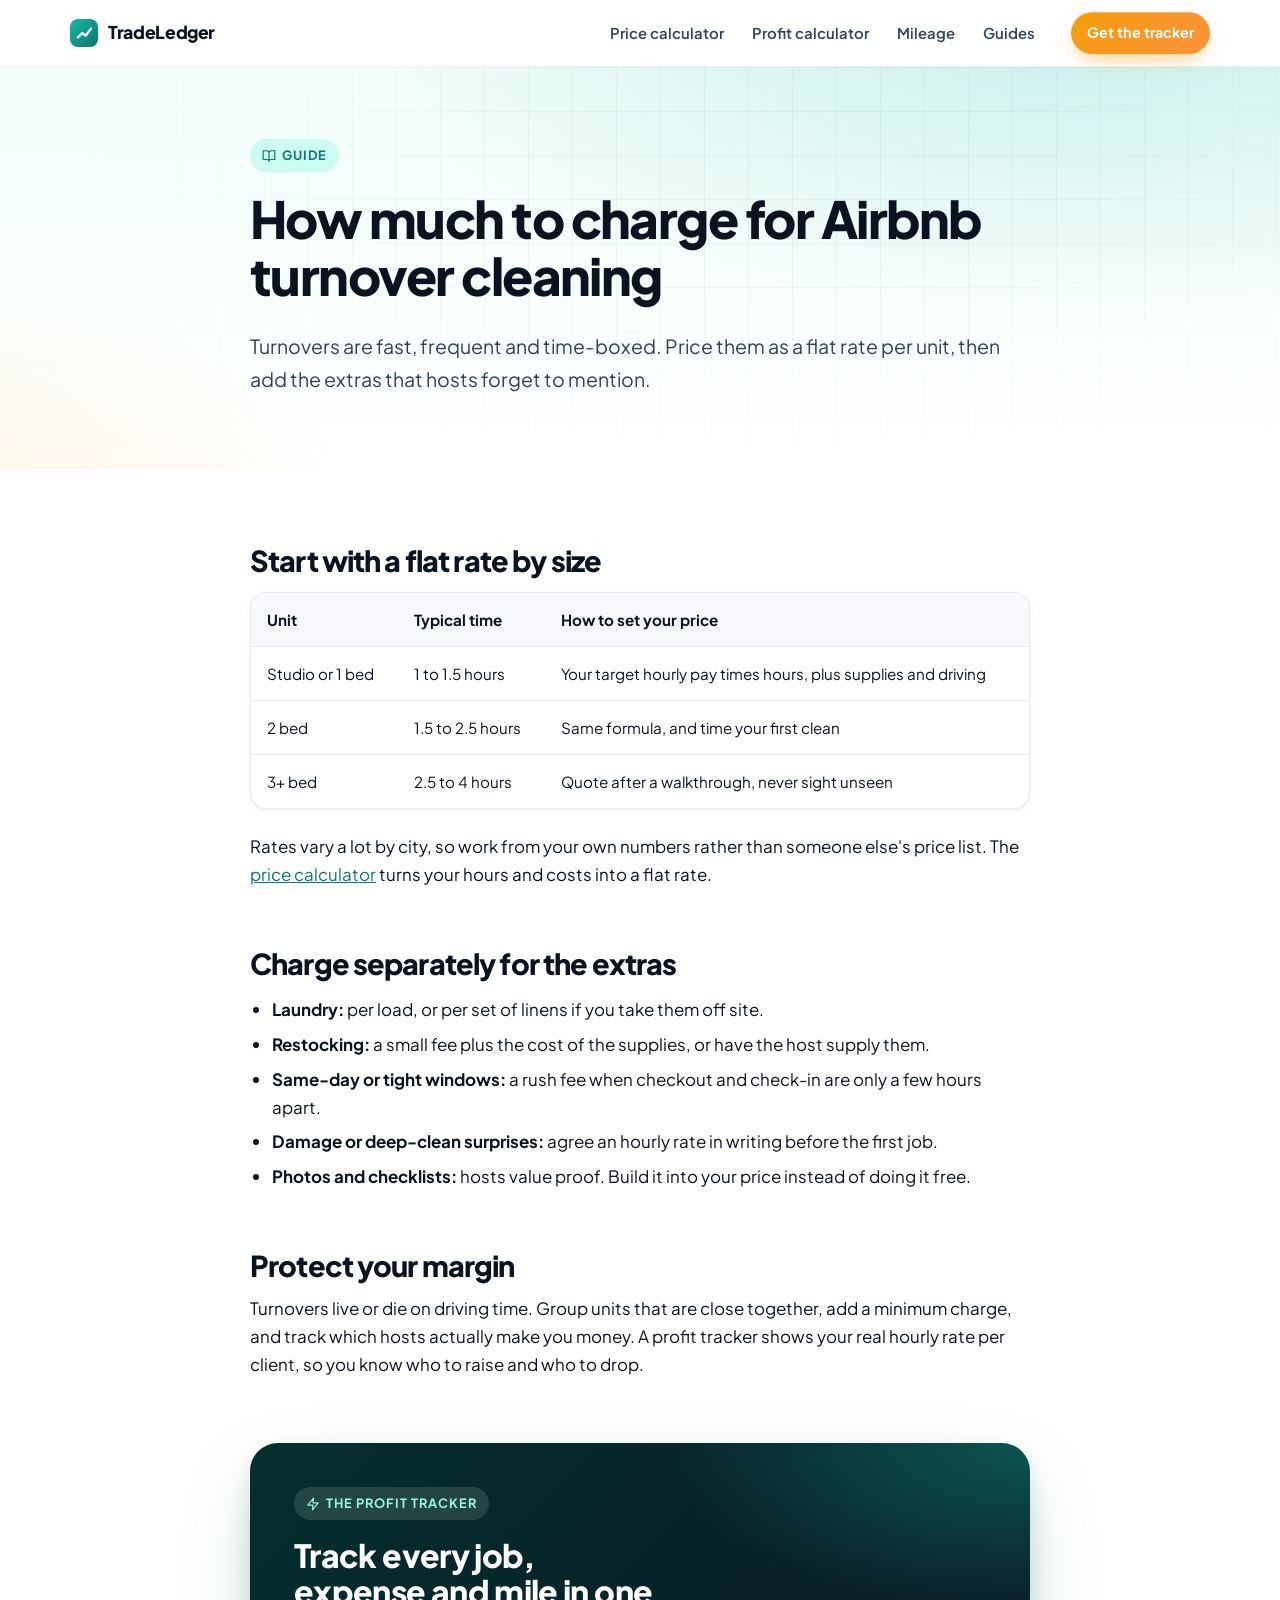
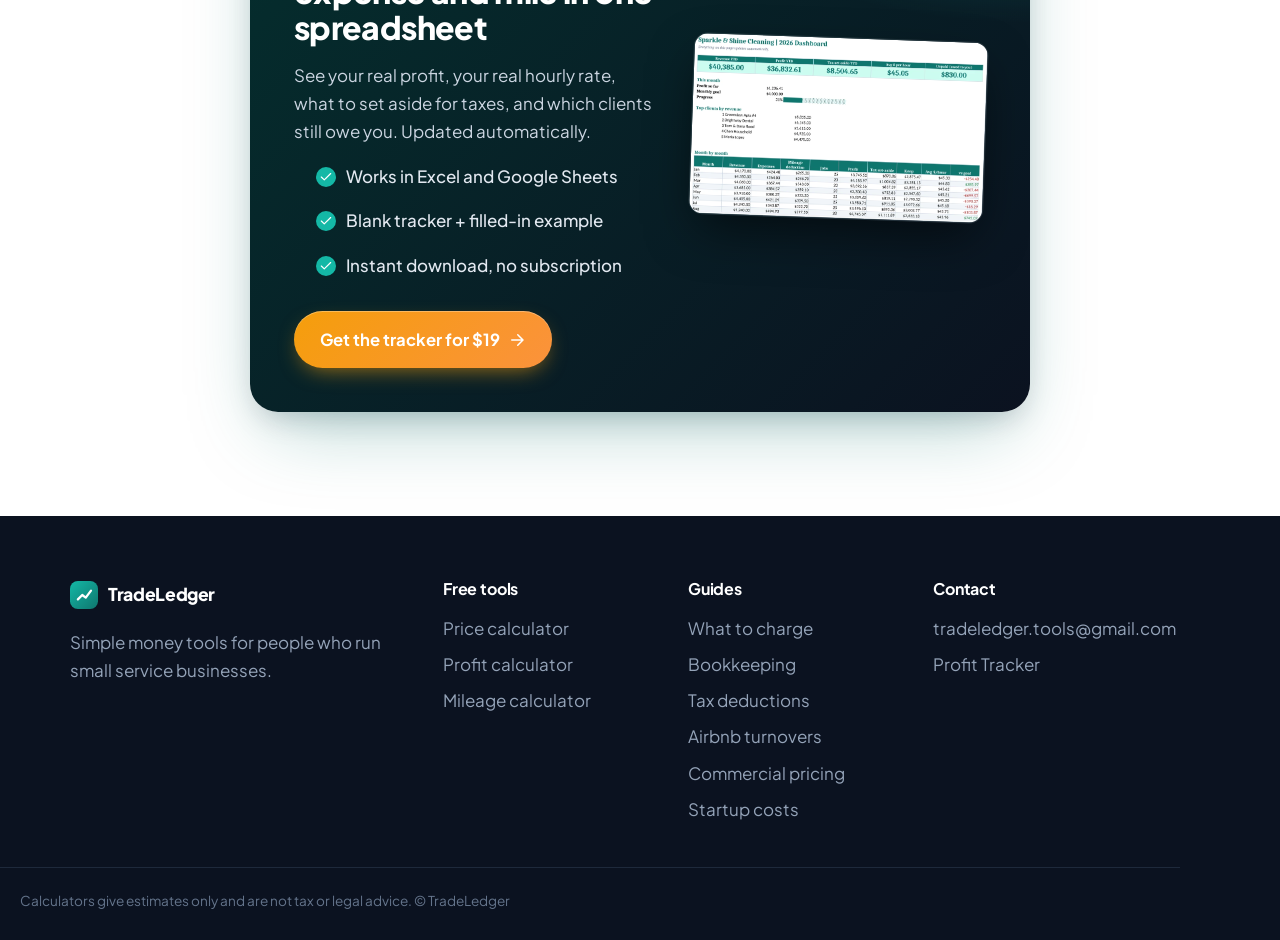
<file: guides/airbnb-turnover-cleaning-rates.html>
<!doctype html>
<html lang="en"><head><meta charset="utf-8"><meta name="viewport" content="width=device-width,initial-scale=1">
<title>How Much to Charge for Airbnb Turnover Cleaning | TradeLedger</title><meta name="description" content="How to price Airbnb and short-term rental turnover cleans: flat rates by bedroom, laundry, restocking, same-day fees and how to protect your margin.">
<link rel="canonical" href="https://loomenz.github.io/tradeledger/guides/airbnb-turnover-cleaning-rates.html">
<meta property="og:title" content="How Much to Charge for Airbnb Turnover Cleaning | TradeLedger"><meta property="og:description" content="How to price Airbnb and short-term rental turnover cleans: flat rates by bedroom, laundry, restocking, same-day fees and how to protect your margin.">
<meta property="og:image" content="https://loomenz.github.io/tradeledger/cover.png"><meta name="theme-color" content="#0f766e">
<link rel="preconnect" href="https://fonts.googleapis.com"><link rel="preconnect" href="https://fonts.gstatic.com" crossorigin>
<link href="https://fonts.googleapis.com/css2?family=Plus+Jakarta+Sans:wght@400;500;600;700;800&display=swap" rel="stylesheet">
<link rel="stylesheet" href="../style.css"></head><body>
<header class="nav"><div class="wrap navin"><a class="brand" href="../index.html"><svg width="28" height="28" viewBox="0 0 32 32" aria-hidden="true"><defs><linearGradient id="lg" x1="0" y1="0" x2="1" y2="1"><stop offset="0" stop-color="#14b8a6"/><stop offset="1" stop-color="#0f766e"/></linearGradient></defs><rect width="32" height="32" rx="9" fill="url(#lg)"/><path d="M9 21l5-5 4 3 6-8" fill="none" stroke="#fff" stroke-width="2.6" stroke-linecap="round" stroke-linejoin="round"/></svg><span>TradeLedger</span></a>
<nav id="menu"><a href="../tools/cleaning-price-calculator.html">Price calculator</a>
<a href="../tools/cleaning-profit-calculator.html">Profit calculator</a>
<a href="../tools/mileage-deduction-calculator.html">Mileage</a>
<a href="../guides/how-much-to-charge-for-house-cleaning.html">Guides</a></nav>
<a class="btn sm" href="https://ledgercraft002.gumroad.com/l/vpeufb">Get the tracker</a></div></header>
<main><section class="phero"><div class="glow"></div><div class="wrap narrow">
<span class="eyebrow"><svg width="14" height="14" viewBox="0 0 24 24" fill="none" stroke="currentColor" stroke-width="2" stroke-linecap="round" stroke-linejoin="round" aria-hidden="true"><path d="M2 3h6a4 4 0 0 1 4 4v14a3 3 0 0 0-3-3H2zM22 3h-6a4 4 0 0 0-4 4v14a3 3 0 0 1 3-3h7z"/></svg> Guide</span><h1>How much to charge for Airbnb turnover cleaning</h1><p class="lead">Turnovers are fast, frequent and time-boxed. Price them as a flat rate per unit, then add the extras that hosts forget to mention.</p></div></section><div class="wrap narrow article">
<h2>Start with a flat rate by size</h2>
<table class="data"><tr><th>Unit</th><th>Typical time</th><th>How to set your price</th></tr>
<tr><td>Studio or 1 bed</td><td>1 to 1.5 hours</td><td>Your target hourly pay times hours, plus supplies and driving</td></tr>
<tr><td>2 bed</td><td>1.5 to 2.5 hours</td><td>Same formula, and time your first clean</td></tr>
<tr><td>3+ bed</td><td>2.5 to 4 hours</td><td>Quote after a walkthrough, never sight unseen</td></tr></table>
<p>Rates vary a lot by city, so work from your own numbers rather than someone else's price list. The <a href="../tools/cleaning-price-calculator.html">price calculator</a> turns your hours and costs into a flat rate.</p>
<h2>Charge separately for the extras</h2>
<ul><li><strong>Laundry:</strong> per load, or per set of linens if you take them off site.</li>
<li><strong>Restocking:</strong> a small fee plus the cost of the supplies, or have the host supply them.</li>
<li><strong>Same-day or tight windows:</strong> a rush fee when checkout and check-in are only a few hours apart.</li>
<li><strong>Damage or deep-clean surprises:</strong> agree an hourly rate in writing before the first job.</li>
<li><strong>Photos and checklists:</strong> hosts value proof. Build it into your price instead of doing it free.</li></ul>
<h2>Protect your margin</h2>
<p>Turnovers live or die on driving time. Group units that are close together, add a minimum charge, and track which hosts actually make you money. A profit tracker shows your real hourly rate per client, so you know who to raise and who to drop.</p>
<section class="cta reveal"><div class="ctatext"><span class="eyebrow light"><svg width="14" height="14" viewBox="0 0 24 24" fill="none" stroke="currentColor" stroke-width="2" stroke-linecap="round" stroke-linejoin="round" aria-hidden="true"><path d="M13 2L3 14h9l-1 8 10-12h-9z"/></svg> The Profit Tracker</span>
<h3>Track every job, expense and mile in one spreadsheet</h3>
<p>See your real profit, your real hourly rate, what to set aside for taxes, and which clients still owe you. Updated automatically.</p>
<ul class="checks"><li><svg width="16" height="16" viewBox="0 0 24 24" fill="none" stroke="currentColor" stroke-width="2" stroke-linecap="round" stroke-linejoin="round" aria-hidden="true"><path d="M20 6L9 17l-5-5"/></svg>Works in Excel and Google Sheets</li><li><svg width="16" height="16" viewBox="0 0 24 24" fill="none" stroke="currentColor" stroke-width="2" stroke-linecap="round" stroke-linejoin="round" aria-hidden="true"><path d="M20 6L9 17l-5-5"/></svg>Blank tracker + filled-in example</li><li><svg width="16" height="16" viewBox="0 0 24 24" fill="none" stroke="currentColor" stroke-width="2" stroke-linecap="round" stroke-linejoin="round" aria-hidden="true"><path d="M20 6L9 17l-5-5"/></svg>Instant download, no subscription</li></ul>
<a class="btn big" href="https://ledgercraft002.gumroad.com/l/vpeufb">Get the tracker for $19 <svg width="18" height="18" viewBox="0 0 24 24" fill="none" stroke="currentColor" stroke-width="2" stroke-linecap="round" stroke-linejoin="round" aria-hidden="true"><path d="M5 12h14M13 5l7 7-7 7"/></svg></a></div>
<div class="ctaimg"><img src="../img/dashboard.webp" width="901" height="554" loading="lazy" alt="Profit Tracker dashboard"></div></section></div></main>
<footer><div class="wrap foot"><div><a class="brand" href="../index.html"><svg width="28" height="28" viewBox="0 0 32 32" aria-hidden="true"><defs><linearGradient id="lg" x1="0" y1="0" x2="1" y2="1"><stop offset="0" stop-color="#14b8a6"/><stop offset="1" stop-color="#0f766e"/></linearGradient></defs><rect width="32" height="32" rx="9" fill="url(#lg)"/><path d="M9 21l5-5 4 3 6-8" fill="none" stroke="#fff" stroke-width="2.6" stroke-linecap="round" stroke-linejoin="round"/></svg><span>TradeLedger</span></a>
<p>Simple money tools for people who run small service businesses.</p></div>
<div><h4>Free tools</h4><a href="../tools/cleaning-price-calculator.html">Price calculator</a><a href="../tools/cleaning-profit-calculator.html">Profit calculator</a><a href="../tools/mileage-deduction-calculator.html">Mileage calculator</a></div>
<div><h4>Guides</h4><a href="../guides/how-much-to-charge-for-house-cleaning.html">What to charge</a><a href="../guides/cleaning-business-bookkeeping.html">Bookkeeping</a><a href="../guides/cleaning-business-tax-deductions.html">Tax deductions</a><a href="../guides/airbnb-turnover-cleaning-rates.html">Airbnb turnovers</a><a href="../guides/commercial-cleaning-price-per-square-foot.html">Commercial pricing</a><a href="../guides/cleaning-business-startup-costs.html">Startup costs</a></div>
<div><h4>Contact</h4><a href="mailto:tradeledger.tools@gmail.com">tradeledger.tools@gmail.com</a><a href="https://ledgercraft002.gumroad.com/l/vpeufb">Profit Tracker</a></div></div>
<div class="wrap fine">Calculators give estimates only and are not tax or legal advice. © TradeLedger</div></footer>
<script src="../site.js" defer></script>
</body></html>
</file>
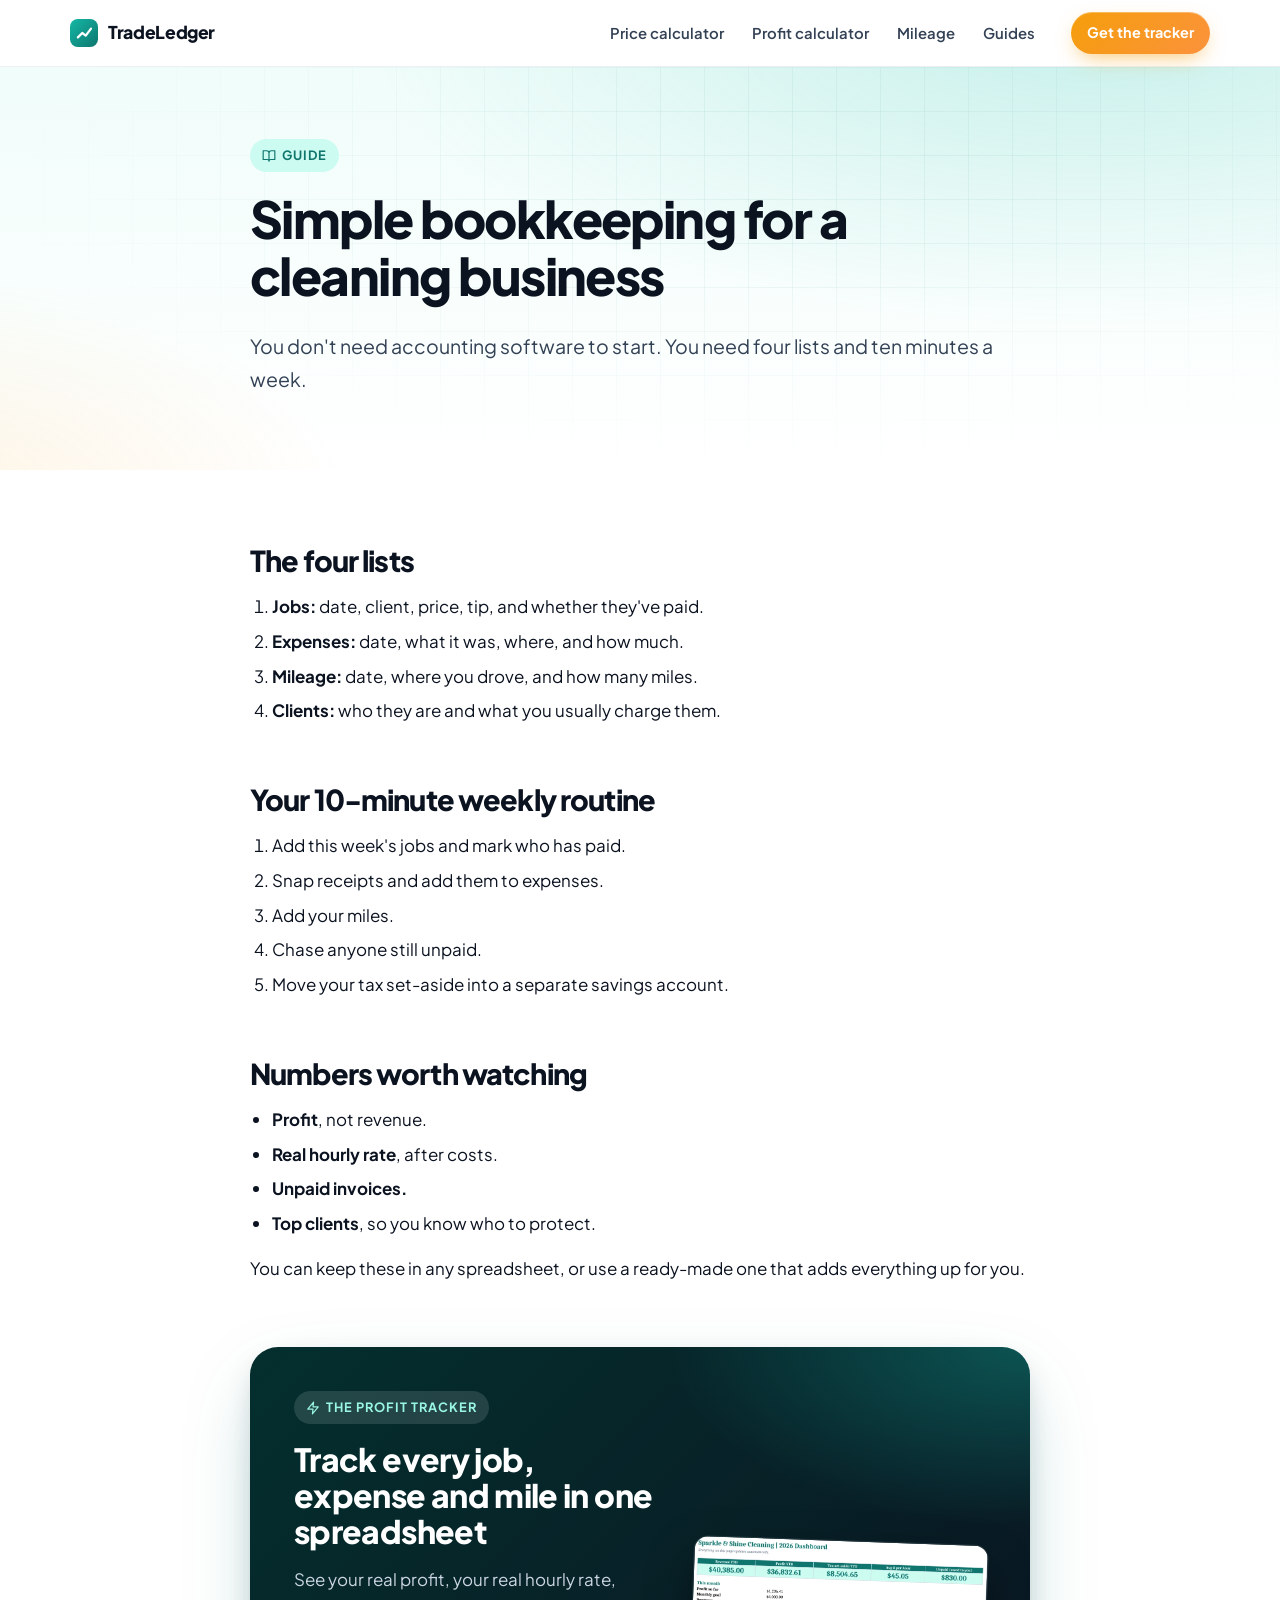
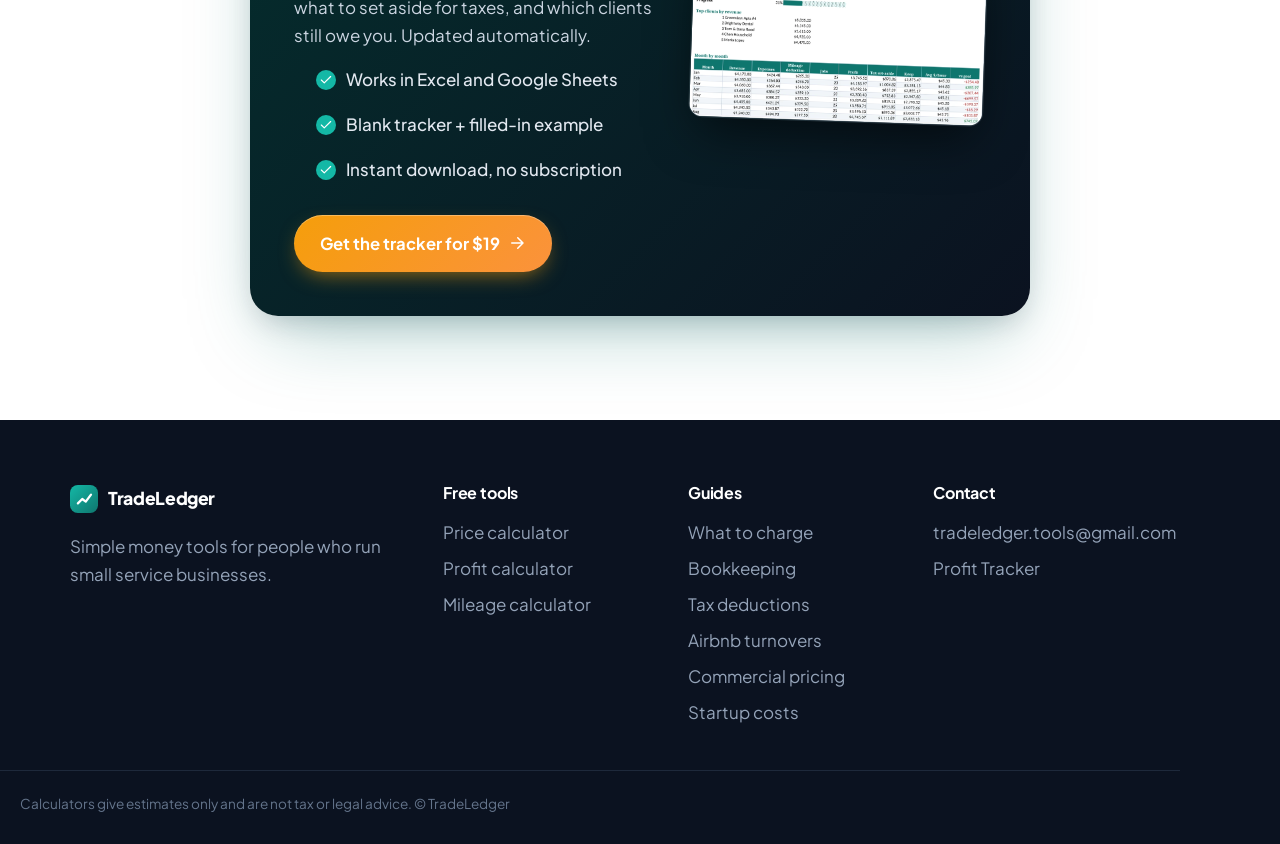
<file: guides/cleaning-business-bookkeeping.html>
<!doctype html>
<html lang="en"><head><meta charset="utf-8"><meta name="viewport" content="width=device-width,initial-scale=1">
<title>Simple Bookkeeping for a Cleaning Business | TradeLedger</title><meta name="description" content="A no-jargon way to track income, expenses and mileage for a house cleaning business in 10 minutes a week.">
<link rel="canonical" href="https://loomenz.github.io/tradeledger/guides/cleaning-business-bookkeeping.html">
<meta property="og:title" content="Simple Bookkeeping for a Cleaning Business | TradeLedger"><meta property="og:description" content="A no-jargon way to track income, expenses and mileage for a house cleaning business in 10 minutes a week.">
<meta property="og:image" content="https://loomenz.github.io/tradeledger/cover.png"><meta name="theme-color" content="#0f766e">
<link rel="preconnect" href="https://fonts.googleapis.com"><link rel="preconnect" href="https://fonts.gstatic.com" crossorigin>
<link href="https://fonts.googleapis.com/css2?family=Plus+Jakarta+Sans:wght@400;500;600;700;800&display=swap" rel="stylesheet">
<link rel="stylesheet" href="../style.css"></head><body>
<header class="nav"><div class="wrap navin"><a class="brand" href="../index.html"><svg width="28" height="28" viewBox="0 0 32 32" aria-hidden="true"><defs><linearGradient id="lg" x1="0" y1="0" x2="1" y2="1"><stop offset="0" stop-color="#14b8a6"/><stop offset="1" stop-color="#0f766e"/></linearGradient></defs><rect width="32" height="32" rx="9" fill="url(#lg)"/><path d="M9 21l5-5 4 3 6-8" fill="none" stroke="#fff" stroke-width="2.6" stroke-linecap="round" stroke-linejoin="round"/></svg><span>TradeLedger</span></a>
<nav id="menu"><a href="../tools/cleaning-price-calculator.html">Price calculator</a>
<a href="../tools/cleaning-profit-calculator.html">Profit calculator</a>
<a href="../tools/mileage-deduction-calculator.html">Mileage</a>
<a href="../guides/how-much-to-charge-for-house-cleaning.html">Guides</a></nav>
<a class="btn sm" href="https://ledgercraft002.gumroad.com/l/vpeufb">Get the tracker</a></div></header>
<main><section class="phero"><div class="glow"></div><div class="wrap narrow">
<span class="eyebrow"><svg width="14" height="14" viewBox="0 0 24 24" fill="none" stroke="currentColor" stroke-width="2" stroke-linecap="round" stroke-linejoin="round" aria-hidden="true"><path d="M2 3h6a4 4 0 0 1 4 4v14a3 3 0 0 0-3-3H2zM22 3h-6a4 4 0 0 0-4 4v14a3 3 0 0 1 3-3h7z"/></svg> Guide</span><h1>Simple bookkeeping for a cleaning business</h1><p class="lead">You don't need accounting software to start. You need four lists and ten minutes a week.</p></div></section><div class="wrap narrow article">
<h2>The four lists</h2>
<ol><li><strong>Jobs:</strong> date, client, price, tip, and whether they've paid.</li><li><strong>Expenses:</strong> date, what it was, where, and how much.</li>
<li><strong>Mileage:</strong> date, where you drove, and how many miles.</li><li><strong>Clients:</strong> who they are and what you usually charge them.</li></ol>
<h2>Your 10-minute weekly routine</h2>
<ol><li>Add this week's jobs and mark who has paid.</li><li>Snap receipts and add them to expenses.</li><li>Add your miles.</li><li>Chase anyone still unpaid.</li><li>Move your tax set-aside into a separate savings account.</li></ol>
<h2>Numbers worth watching</h2>
<ul><li><strong>Profit</strong>, not revenue.</li><li><strong>Real hourly rate</strong>, after costs.</li><li><strong>Unpaid invoices.</strong></li><li><strong>Top clients</strong>, so you know who to protect.</li></ul>
<p>You can keep these in any spreadsheet, or use a ready-made one that adds everything up for you.</p>
<section class="cta reveal"><div class="ctatext"><span class="eyebrow light"><svg width="14" height="14" viewBox="0 0 24 24" fill="none" stroke="currentColor" stroke-width="2" stroke-linecap="round" stroke-linejoin="round" aria-hidden="true"><path d="M13 2L3 14h9l-1 8 10-12h-9z"/></svg> The Profit Tracker</span>
<h3>Track every job, expense and mile in one spreadsheet</h3>
<p>See your real profit, your real hourly rate, what to set aside for taxes, and which clients still owe you. Updated automatically.</p>
<ul class="checks"><li><svg width="16" height="16" viewBox="0 0 24 24" fill="none" stroke="currentColor" stroke-width="2" stroke-linecap="round" stroke-linejoin="round" aria-hidden="true"><path d="M20 6L9 17l-5-5"/></svg>Works in Excel and Google Sheets</li><li><svg width="16" height="16" viewBox="0 0 24 24" fill="none" stroke="currentColor" stroke-width="2" stroke-linecap="round" stroke-linejoin="round" aria-hidden="true"><path d="M20 6L9 17l-5-5"/></svg>Blank tracker + filled-in example</li><li><svg width="16" height="16" viewBox="0 0 24 24" fill="none" stroke="currentColor" stroke-width="2" stroke-linecap="round" stroke-linejoin="round" aria-hidden="true"><path d="M20 6L9 17l-5-5"/></svg>Instant download, no subscription</li></ul>
<a class="btn big" href="https://ledgercraft002.gumroad.com/l/vpeufb">Get the tracker for $19 <svg width="18" height="18" viewBox="0 0 24 24" fill="none" stroke="currentColor" stroke-width="2" stroke-linecap="round" stroke-linejoin="round" aria-hidden="true"><path d="M5 12h14M13 5l7 7-7 7"/></svg></a></div>
<div class="ctaimg"><img src="../img/dashboard.webp" width="901" height="554" loading="lazy" alt="Profit Tracker dashboard"></div></section></div></main>
<footer><div class="wrap foot"><div><a class="brand" href="../index.html"><svg width="28" height="28" viewBox="0 0 32 32" aria-hidden="true"><defs><linearGradient id="lg" x1="0" y1="0" x2="1" y2="1"><stop offset="0" stop-color="#14b8a6"/><stop offset="1" stop-color="#0f766e"/></linearGradient></defs><rect width="32" height="32" rx="9" fill="url(#lg)"/><path d="M9 21l5-5 4 3 6-8" fill="none" stroke="#fff" stroke-width="2.6" stroke-linecap="round" stroke-linejoin="round"/></svg><span>TradeLedger</span></a>
<p>Simple money tools for people who run small service businesses.</p></div>
<div><h4>Free tools</h4><a href="../tools/cleaning-price-calculator.html">Price calculator</a><a href="../tools/cleaning-profit-calculator.html">Profit calculator</a><a href="../tools/mileage-deduction-calculator.html">Mileage calculator</a></div>
<div><h4>Guides</h4><a href="../guides/how-much-to-charge-for-house-cleaning.html">What to charge</a><a href="../guides/cleaning-business-bookkeeping.html">Bookkeeping</a><a href="../guides/cleaning-business-tax-deductions.html">Tax deductions</a><a href="../guides/airbnb-turnover-cleaning-rates.html">Airbnb turnovers</a><a href="../guides/commercial-cleaning-price-per-square-foot.html">Commercial pricing</a><a href="../guides/cleaning-business-startup-costs.html">Startup costs</a></div>
<div><h4>Contact</h4><a href="mailto:tradeledger.tools@gmail.com">tradeledger.tools@gmail.com</a><a href="https://ledgercraft002.gumroad.com/l/vpeufb">Profit Tracker</a></div></div>
<div class="wrap fine">Calculators give estimates only and are not tax or legal advice. © TradeLedger</div></footer>
<script src="../site.js" defer></script>
</body></html>
</file>
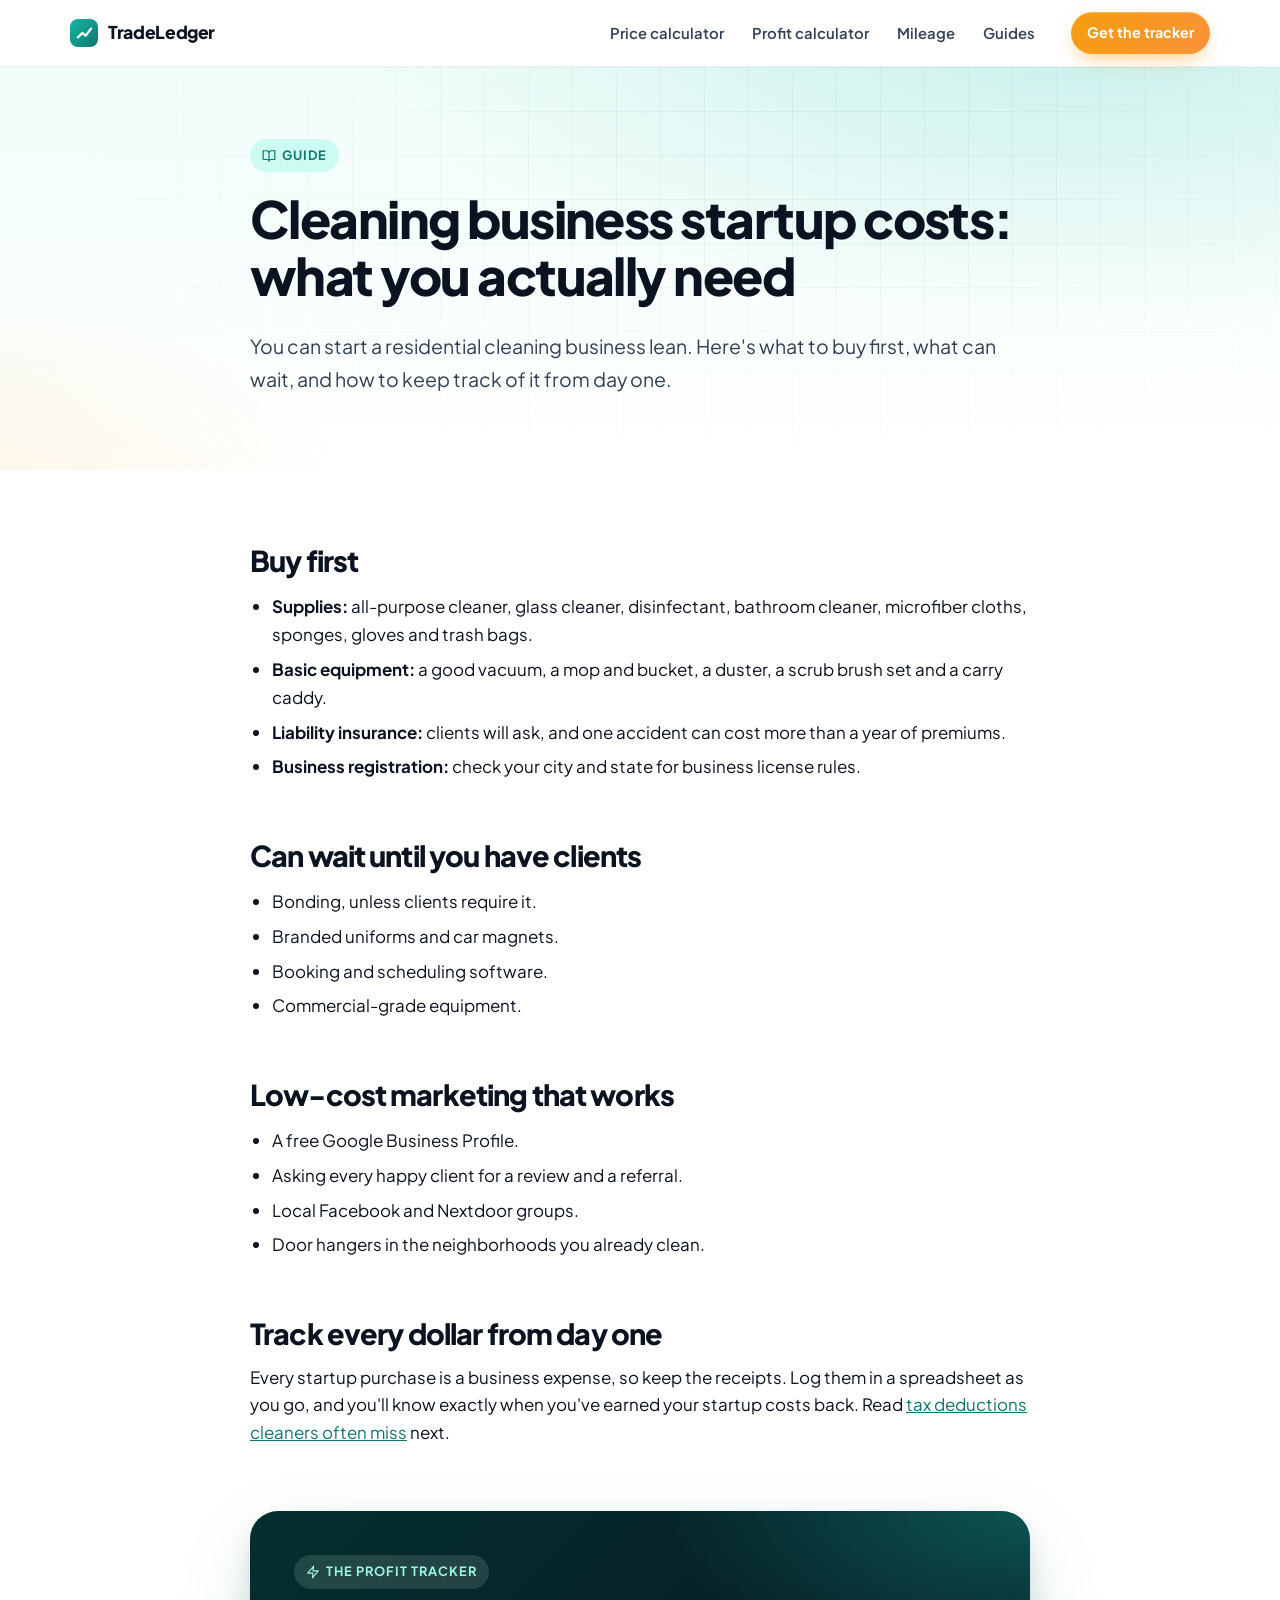
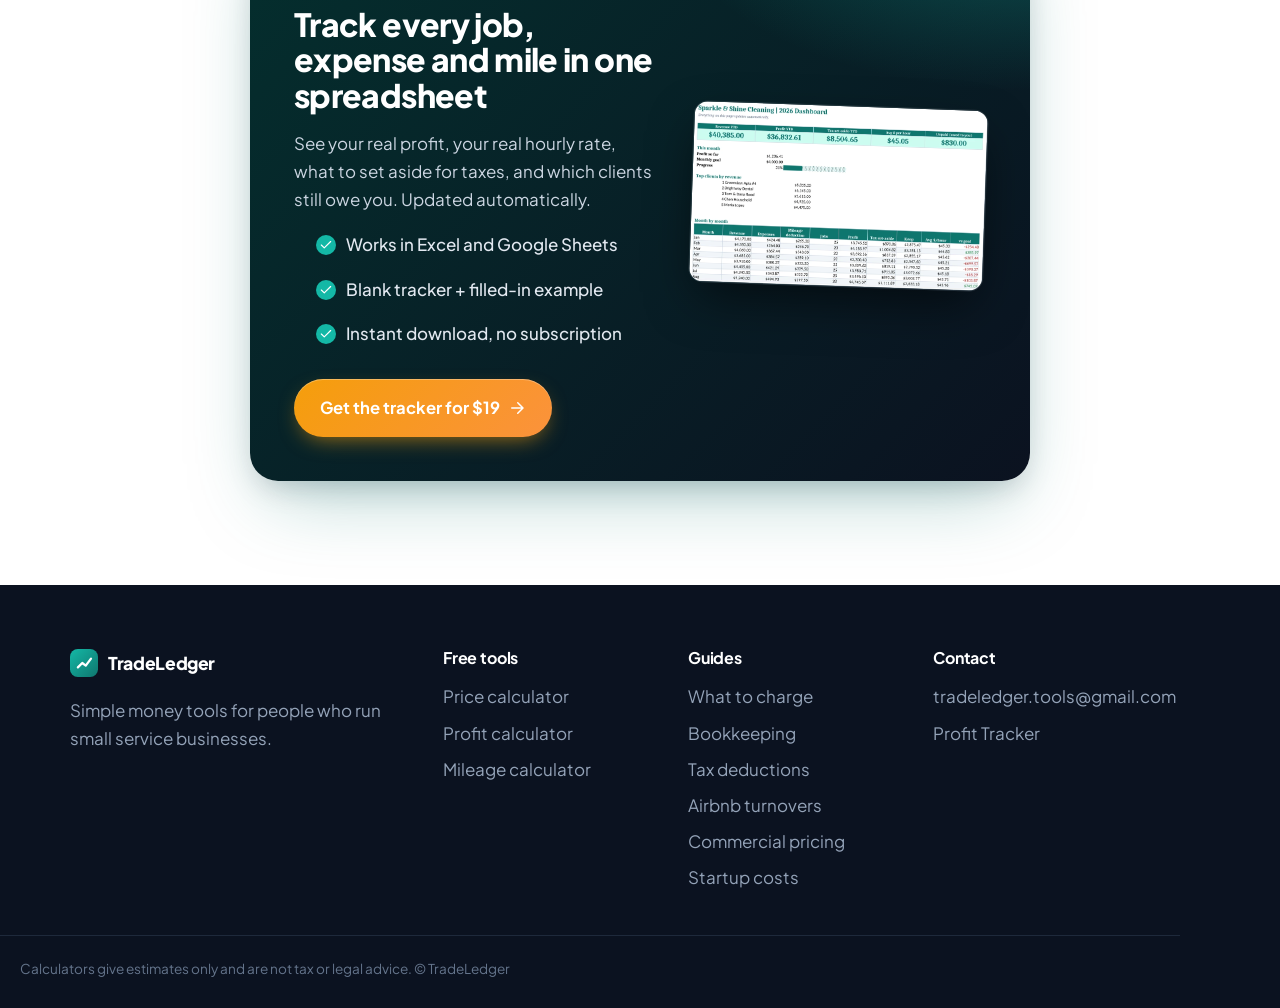
<file: guides/cleaning-business-startup-costs.html>
<!doctype html>
<html lang="en"><head><meta charset="utf-8"><meta name="viewport" content="width=device-width,initial-scale=1">
<title>Cleaning Business Startup Costs: What You Actually Need | TradeLedger</title><meta name="description" content="A realistic checklist of startup costs for a house cleaning business: supplies, equipment, insurance, licensing, marketing and the tools to track it all.">
<link rel="canonical" href="https://loomenz.github.io/tradeledger/guides/cleaning-business-startup-costs.html">
<meta property="og:title" content="Cleaning Business Startup Costs: What You Actually Need | TradeLedger"><meta property="og:description" content="A realistic checklist of startup costs for a house cleaning business: supplies, equipment, insurance, licensing, marketing and the tools to track it all.">
<meta property="og:image" content="https://loomenz.github.io/tradeledger/cover.png"><meta name="theme-color" content="#0f766e">
<link rel="preconnect" href="https://fonts.googleapis.com"><link rel="preconnect" href="https://fonts.gstatic.com" crossorigin>
<link href="https://fonts.googleapis.com/css2?family=Plus+Jakarta+Sans:wght@400;500;600;700;800&display=swap" rel="stylesheet">
<link rel="stylesheet" href="../style.css"></head><body>
<header class="nav"><div class="wrap navin"><a class="brand" href="../index.html"><svg width="28" height="28" viewBox="0 0 32 32" aria-hidden="true"><defs><linearGradient id="lg" x1="0" y1="0" x2="1" y2="1"><stop offset="0" stop-color="#14b8a6"/><stop offset="1" stop-color="#0f766e"/></linearGradient></defs><rect width="32" height="32" rx="9" fill="url(#lg)"/><path d="M9 21l5-5 4 3 6-8" fill="none" stroke="#fff" stroke-width="2.6" stroke-linecap="round" stroke-linejoin="round"/></svg><span>TradeLedger</span></a>
<nav id="menu"><a href="../tools/cleaning-price-calculator.html">Price calculator</a>
<a href="../tools/cleaning-profit-calculator.html">Profit calculator</a>
<a href="../tools/mileage-deduction-calculator.html">Mileage</a>
<a href="../guides/how-much-to-charge-for-house-cleaning.html">Guides</a></nav>
<a class="btn sm" href="https://ledgercraft002.gumroad.com/l/vpeufb">Get the tracker</a></div></header>
<main><section class="phero"><div class="glow"></div><div class="wrap narrow">
<span class="eyebrow"><svg width="14" height="14" viewBox="0 0 24 24" fill="none" stroke="currentColor" stroke-width="2" stroke-linecap="round" stroke-linejoin="round" aria-hidden="true"><path d="M2 3h6a4 4 0 0 1 4 4v14a3 3 0 0 0-3-3H2zM22 3h-6a4 4 0 0 0-4 4v14a3 3 0 0 1 3-3h7z"/></svg> Guide</span><h1>Cleaning business startup costs: what you actually need</h1><p class="lead">You can start a residential cleaning business lean. Here's what to buy first, what can wait, and how to keep track of it from day one.</p></div></section><div class="wrap narrow article">
<h2>Buy first</h2>
<ul><li><strong>Supplies:</strong> all-purpose cleaner, glass cleaner, disinfectant, bathroom cleaner, microfiber cloths, sponges, gloves and trash bags.</li>
<li><strong>Basic equipment:</strong> a good vacuum, a mop and bucket, a duster, a scrub brush set and a carry caddy.</li>
<li><strong>Liability insurance:</strong> clients will ask, and one accident can cost more than a year of premiums.</li>
<li><strong>Business registration:</strong> check your city and state for business license rules.</li></ul>
<h2>Can wait until you have clients</h2>
<ul><li>Bonding, unless clients require it.</li><li>Branded uniforms and car magnets.</li><li>Booking and scheduling software.</li><li>Commercial-grade equipment.</li></ul>
<h2>Low-cost marketing that works</h2>
<ul><li>A free Google Business Profile.</li><li>Asking every happy client for a review and a referral.</li><li>Local Facebook and Nextdoor groups.</li><li>Door hangers in the neighborhoods you already clean.</li></ul>
<h2>Track every dollar from day one</h2>
<p>Every startup purchase is a business expense, so keep the receipts. Log them in a spreadsheet as you go, and you'll know exactly when you've earned your startup costs back. Read <a href="cleaning-business-tax-deductions.html">tax deductions cleaners often miss</a> next.</p>
<section class="cta reveal"><div class="ctatext"><span class="eyebrow light"><svg width="14" height="14" viewBox="0 0 24 24" fill="none" stroke="currentColor" stroke-width="2" stroke-linecap="round" stroke-linejoin="round" aria-hidden="true"><path d="M13 2L3 14h9l-1 8 10-12h-9z"/></svg> The Profit Tracker</span>
<h3>Track every job, expense and mile in one spreadsheet</h3>
<p>See your real profit, your real hourly rate, what to set aside for taxes, and which clients still owe you. Updated automatically.</p>
<ul class="checks"><li><svg width="16" height="16" viewBox="0 0 24 24" fill="none" stroke="currentColor" stroke-width="2" stroke-linecap="round" stroke-linejoin="round" aria-hidden="true"><path d="M20 6L9 17l-5-5"/></svg>Works in Excel and Google Sheets</li><li><svg width="16" height="16" viewBox="0 0 24 24" fill="none" stroke="currentColor" stroke-width="2" stroke-linecap="round" stroke-linejoin="round" aria-hidden="true"><path d="M20 6L9 17l-5-5"/></svg>Blank tracker + filled-in example</li><li><svg width="16" height="16" viewBox="0 0 24 24" fill="none" stroke="currentColor" stroke-width="2" stroke-linecap="round" stroke-linejoin="round" aria-hidden="true"><path d="M20 6L9 17l-5-5"/></svg>Instant download, no subscription</li></ul>
<a class="btn big" href="https://ledgercraft002.gumroad.com/l/vpeufb">Get the tracker for $19 <svg width="18" height="18" viewBox="0 0 24 24" fill="none" stroke="currentColor" stroke-width="2" stroke-linecap="round" stroke-linejoin="round" aria-hidden="true"><path d="M5 12h14M13 5l7 7-7 7"/></svg></a></div>
<div class="ctaimg"><img src="../img/dashboard.webp" width="901" height="554" loading="lazy" alt="Profit Tracker dashboard"></div></section></div></main>
<footer><div class="wrap foot"><div><a class="brand" href="../index.html"><svg width="28" height="28" viewBox="0 0 32 32" aria-hidden="true"><defs><linearGradient id="lg" x1="0" y1="0" x2="1" y2="1"><stop offset="0" stop-color="#14b8a6"/><stop offset="1" stop-color="#0f766e"/></linearGradient></defs><rect width="32" height="32" rx="9" fill="url(#lg)"/><path d="M9 21l5-5 4 3 6-8" fill="none" stroke="#fff" stroke-width="2.6" stroke-linecap="round" stroke-linejoin="round"/></svg><span>TradeLedger</span></a>
<p>Simple money tools for people who run small service businesses.</p></div>
<div><h4>Free tools</h4><a href="../tools/cleaning-price-calculator.html">Price calculator</a><a href="../tools/cleaning-profit-calculator.html">Profit calculator</a><a href="../tools/mileage-deduction-calculator.html">Mileage calculator</a></div>
<div><h4>Guides</h4><a href="../guides/how-much-to-charge-for-house-cleaning.html">What to charge</a><a href="../guides/cleaning-business-bookkeeping.html">Bookkeeping</a><a href="../guides/cleaning-business-tax-deductions.html">Tax deductions</a><a href="../guides/airbnb-turnover-cleaning-rates.html">Airbnb turnovers</a><a href="../guides/commercial-cleaning-price-per-square-foot.html">Commercial pricing</a><a href="../guides/cleaning-business-startup-costs.html">Startup costs</a></div>
<div><h4>Contact</h4><a href="mailto:tradeledger.tools@gmail.com">tradeledger.tools@gmail.com</a><a href="https://ledgercraft002.gumroad.com/l/vpeufb">Profit Tracker</a></div></div>
<div class="wrap fine">Calculators give estimates only and are not tax or legal advice. © TradeLedger</div></footer>
<script src="../site.js" defer></script>
</body></html>
</file>
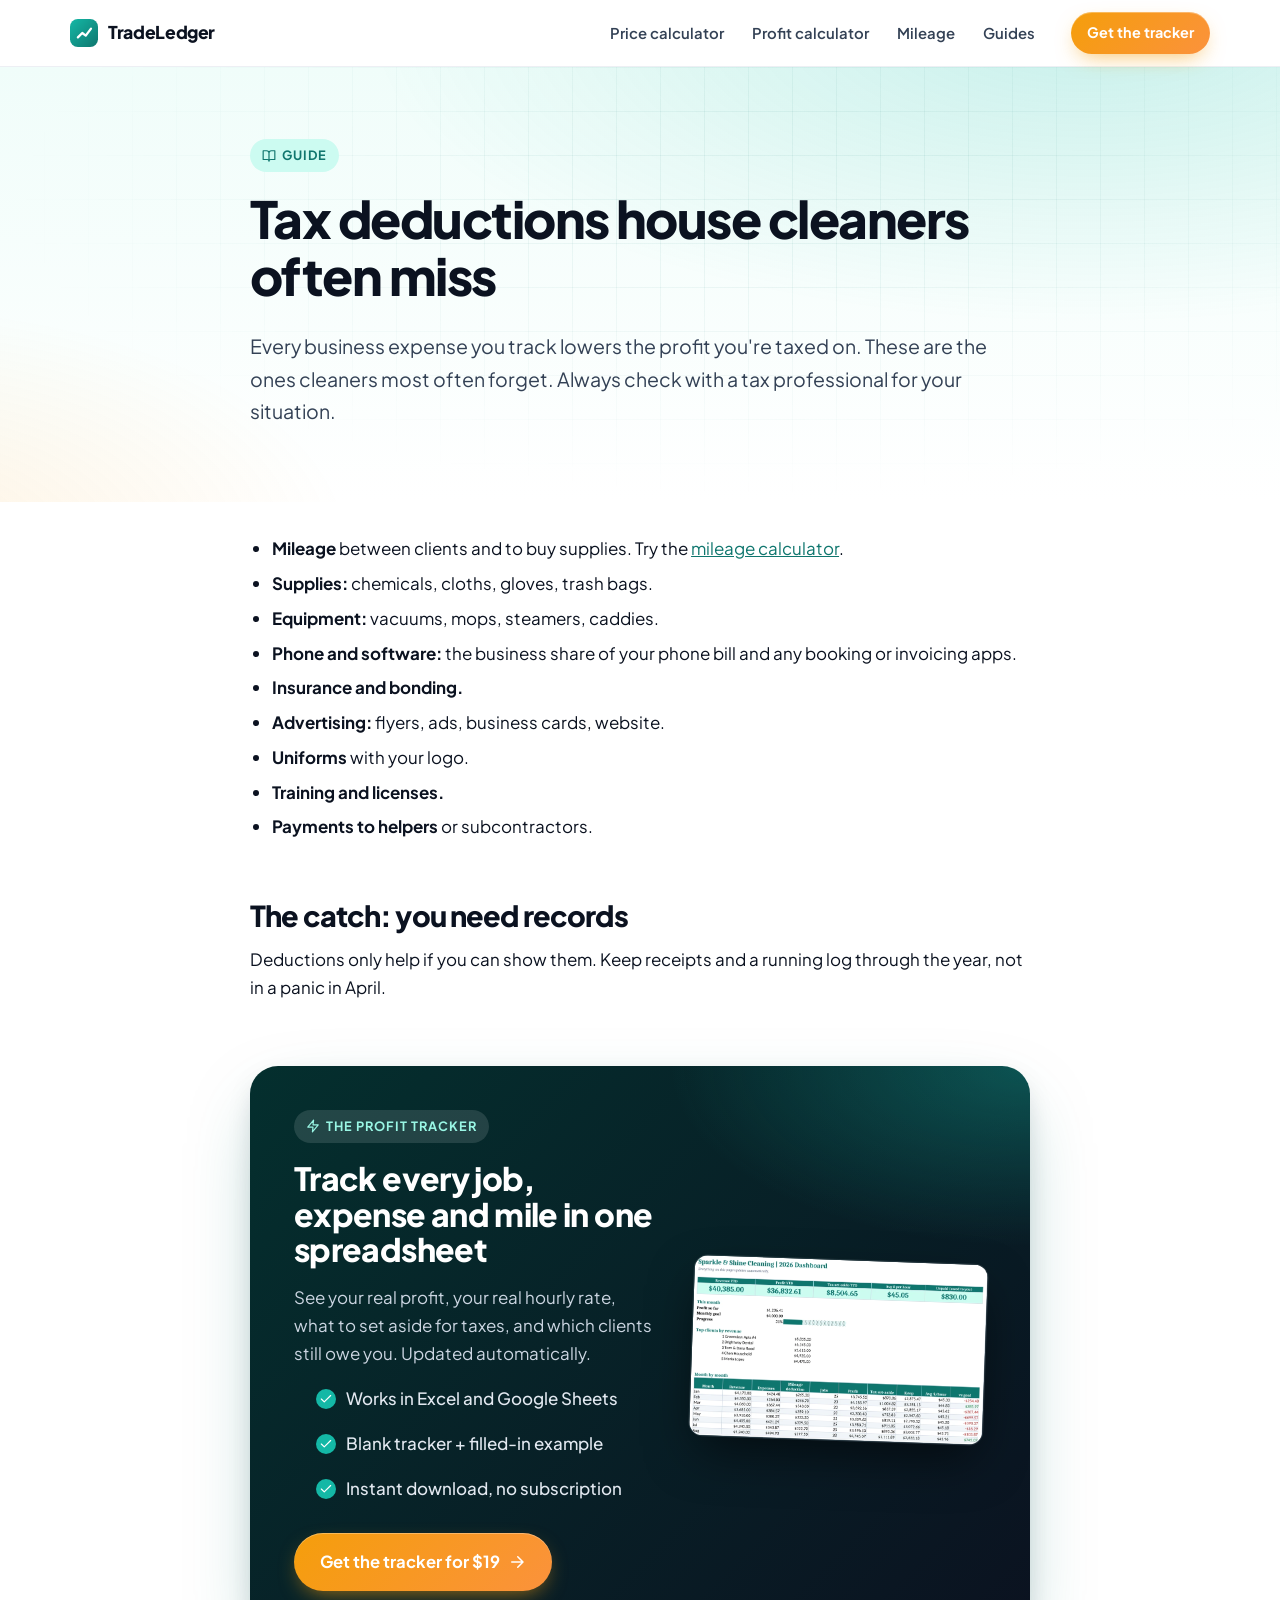
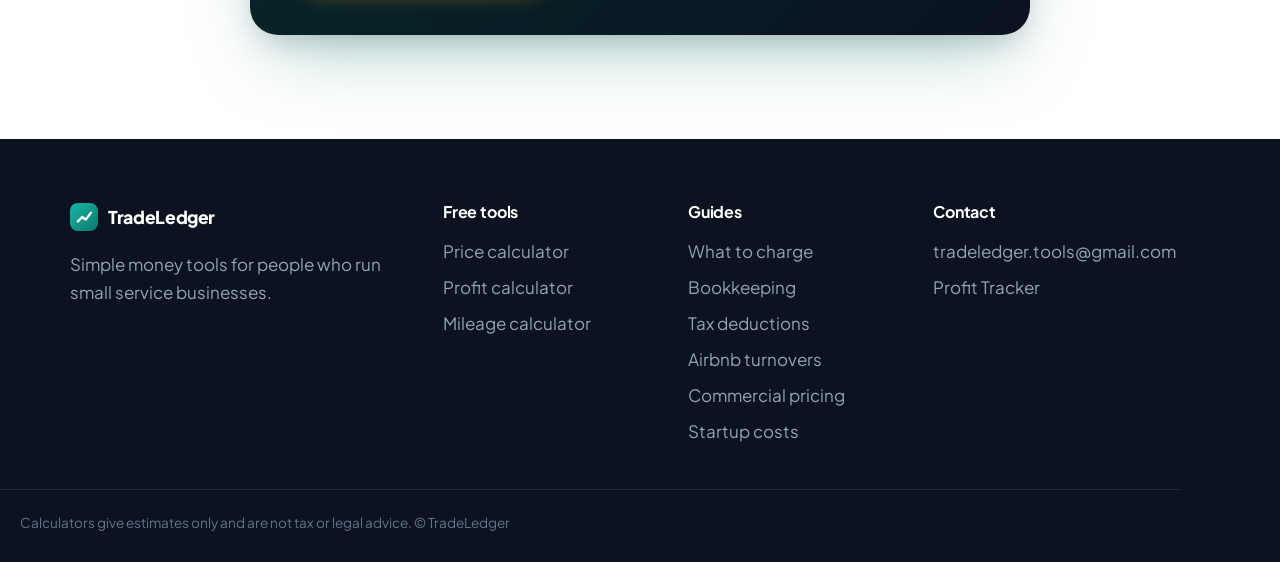
<file: guides/cleaning-business-tax-deductions.html>
<!doctype html>
<html lang="en"><head><meta charset="utf-8"><meta name="viewport" content="width=device-width,initial-scale=1">
<title>Tax Deductions House Cleaners Often Miss | TradeLedger</title><meta name="description" content="Common business expenses self-employed house cleaners can track for tax time: mileage, supplies, equipment, phone and more.">
<link rel="canonical" href="https://loomenz.github.io/tradeledger/guides/cleaning-business-tax-deductions.html">
<meta property="og:title" content="Tax Deductions House Cleaners Often Miss | TradeLedger"><meta property="og:description" content="Common business expenses self-employed house cleaners can track for tax time: mileage, supplies, equipment, phone and more.">
<meta property="og:image" content="https://loomenz.github.io/tradeledger/cover.png"><meta name="theme-color" content="#0f766e">
<link rel="preconnect" href="https://fonts.googleapis.com"><link rel="preconnect" href="https://fonts.gstatic.com" crossorigin>
<link href="https://fonts.googleapis.com/css2?family=Plus+Jakarta+Sans:wght@400;500;600;700;800&display=swap" rel="stylesheet">
<link rel="stylesheet" href="../style.css"></head><body>
<header class="nav"><div class="wrap navin"><a class="brand" href="../index.html"><svg width="28" height="28" viewBox="0 0 32 32" aria-hidden="true"><defs><linearGradient id="lg" x1="0" y1="0" x2="1" y2="1"><stop offset="0" stop-color="#14b8a6"/><stop offset="1" stop-color="#0f766e"/></linearGradient></defs><rect width="32" height="32" rx="9" fill="url(#lg)"/><path d="M9 21l5-5 4 3 6-8" fill="none" stroke="#fff" stroke-width="2.6" stroke-linecap="round" stroke-linejoin="round"/></svg><span>TradeLedger</span></a>
<nav id="menu"><a href="../tools/cleaning-price-calculator.html">Price calculator</a>
<a href="../tools/cleaning-profit-calculator.html">Profit calculator</a>
<a href="../tools/mileage-deduction-calculator.html">Mileage</a>
<a href="../guides/how-much-to-charge-for-house-cleaning.html">Guides</a></nav>
<a class="btn sm" href="https://ledgercraft002.gumroad.com/l/vpeufb">Get the tracker</a></div></header>
<main><section class="phero"><div class="glow"></div><div class="wrap narrow">
<span class="eyebrow"><svg width="14" height="14" viewBox="0 0 24 24" fill="none" stroke="currentColor" stroke-width="2" stroke-linecap="round" stroke-linejoin="round" aria-hidden="true"><path d="M2 3h6a4 4 0 0 1 4 4v14a3 3 0 0 0-3-3H2zM22 3h-6a4 4 0 0 0-4 4v14a3 3 0 0 1 3-3h7z"/></svg> Guide</span><h1>Tax deductions house cleaners often miss</h1><p class="lead">Every business expense you track lowers the profit you're taxed on. These are the ones cleaners most often forget. Always check with a tax professional for your situation.</p></div></section><div class="wrap narrow article">
<ul><li><strong>Mileage</strong> between clients and to buy supplies. Try the <a href="../tools/mileage-deduction-calculator.html">mileage calculator</a>.</li>
<li><strong>Supplies:</strong> chemicals, cloths, gloves, trash bags.</li><li><strong>Equipment:</strong> vacuums, mops, steamers, caddies.</li>
<li><strong>Phone and software:</strong> the business share of your phone bill and any booking or invoicing apps.</li>
<li><strong>Insurance and bonding.</strong></li><li><strong>Advertising:</strong> flyers, ads, business cards, website.</li>
<li><strong>Uniforms</strong> with your logo.</li><li><strong>Training and licenses.</strong></li><li><strong>Payments to helpers</strong> or subcontractors.</li></ul>
<h2>The catch: you need records</h2>
<p>Deductions only help if you can show them. Keep receipts and a running log through the year, not in a panic in April.</p>
<section class="cta reveal"><div class="ctatext"><span class="eyebrow light"><svg width="14" height="14" viewBox="0 0 24 24" fill="none" stroke="currentColor" stroke-width="2" stroke-linecap="round" stroke-linejoin="round" aria-hidden="true"><path d="M13 2L3 14h9l-1 8 10-12h-9z"/></svg> The Profit Tracker</span>
<h3>Track every job, expense and mile in one spreadsheet</h3>
<p>See your real profit, your real hourly rate, what to set aside for taxes, and which clients still owe you. Updated automatically.</p>
<ul class="checks"><li><svg width="16" height="16" viewBox="0 0 24 24" fill="none" stroke="currentColor" stroke-width="2" stroke-linecap="round" stroke-linejoin="round" aria-hidden="true"><path d="M20 6L9 17l-5-5"/></svg>Works in Excel and Google Sheets</li><li><svg width="16" height="16" viewBox="0 0 24 24" fill="none" stroke="currentColor" stroke-width="2" stroke-linecap="round" stroke-linejoin="round" aria-hidden="true"><path d="M20 6L9 17l-5-5"/></svg>Blank tracker + filled-in example</li><li><svg width="16" height="16" viewBox="0 0 24 24" fill="none" stroke="currentColor" stroke-width="2" stroke-linecap="round" stroke-linejoin="round" aria-hidden="true"><path d="M20 6L9 17l-5-5"/></svg>Instant download, no subscription</li></ul>
<a class="btn big" href="https://ledgercraft002.gumroad.com/l/vpeufb">Get the tracker for $19 <svg width="18" height="18" viewBox="0 0 24 24" fill="none" stroke="currentColor" stroke-width="2" stroke-linecap="round" stroke-linejoin="round" aria-hidden="true"><path d="M5 12h14M13 5l7 7-7 7"/></svg></a></div>
<div class="ctaimg"><img src="../img/dashboard.webp" width="901" height="554" loading="lazy" alt="Profit Tracker dashboard"></div></section></div></main>
<footer><div class="wrap foot"><div><a class="brand" href="../index.html"><svg width="28" height="28" viewBox="0 0 32 32" aria-hidden="true"><defs><linearGradient id="lg" x1="0" y1="0" x2="1" y2="1"><stop offset="0" stop-color="#14b8a6"/><stop offset="1" stop-color="#0f766e"/></linearGradient></defs><rect width="32" height="32" rx="9" fill="url(#lg)"/><path d="M9 21l5-5 4 3 6-8" fill="none" stroke="#fff" stroke-width="2.6" stroke-linecap="round" stroke-linejoin="round"/></svg><span>TradeLedger</span></a>
<p>Simple money tools for people who run small service businesses.</p></div>
<div><h4>Free tools</h4><a href="../tools/cleaning-price-calculator.html">Price calculator</a><a href="../tools/cleaning-profit-calculator.html">Profit calculator</a><a href="../tools/mileage-deduction-calculator.html">Mileage calculator</a></div>
<div><h4>Guides</h4><a href="../guides/how-much-to-charge-for-house-cleaning.html">What to charge</a><a href="../guides/cleaning-business-bookkeeping.html">Bookkeeping</a><a href="../guides/cleaning-business-tax-deductions.html">Tax deductions</a><a href="../guides/airbnb-turnover-cleaning-rates.html">Airbnb turnovers</a><a href="../guides/commercial-cleaning-price-per-square-foot.html">Commercial pricing</a><a href="../guides/cleaning-business-startup-costs.html">Startup costs</a></div>
<div><h4>Contact</h4><a href="mailto:tradeledger.tools@gmail.com">tradeledger.tools@gmail.com</a><a href="https://ledgercraft002.gumroad.com/l/vpeufb">Profit Tracker</a></div></div>
<div class="wrap fine">Calculators give estimates only and are not tax or legal advice. © TradeLedger</div></footer>
<script src="../site.js" defer></script>
</body></html>
</file>
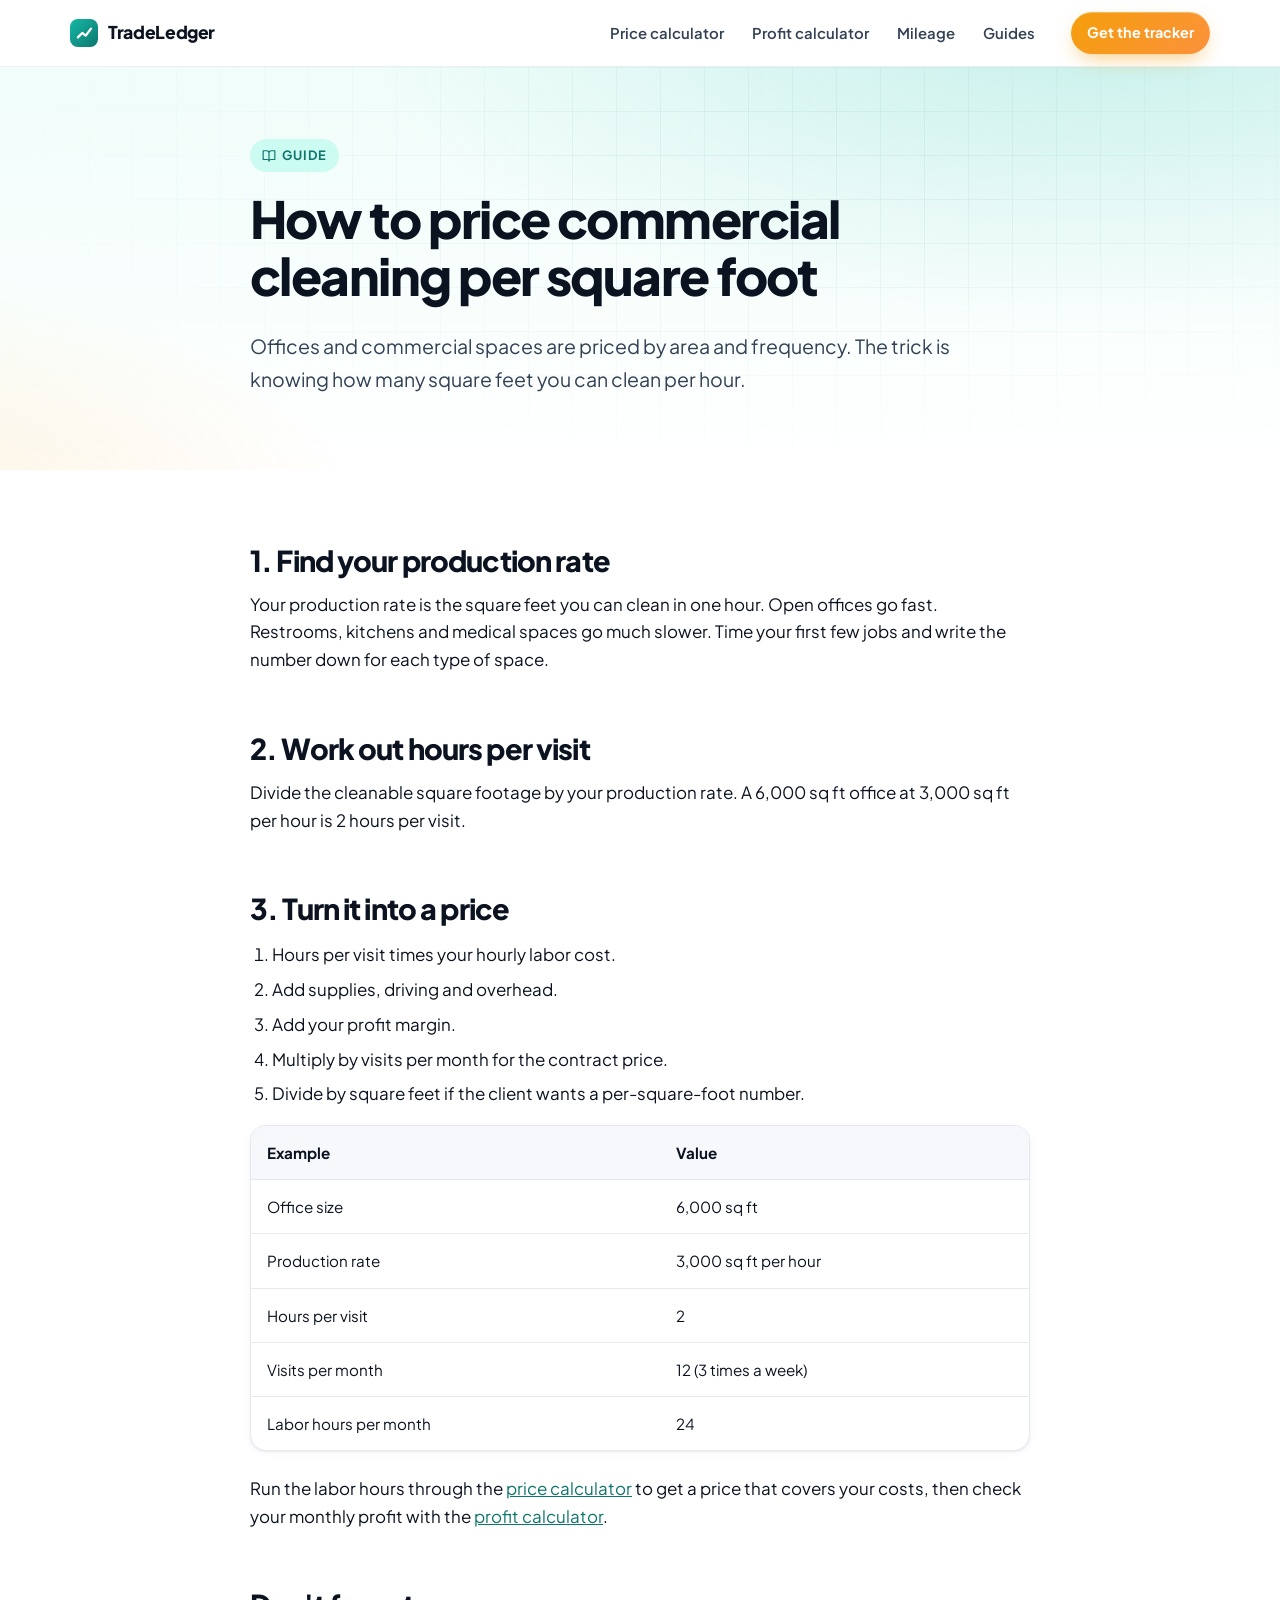
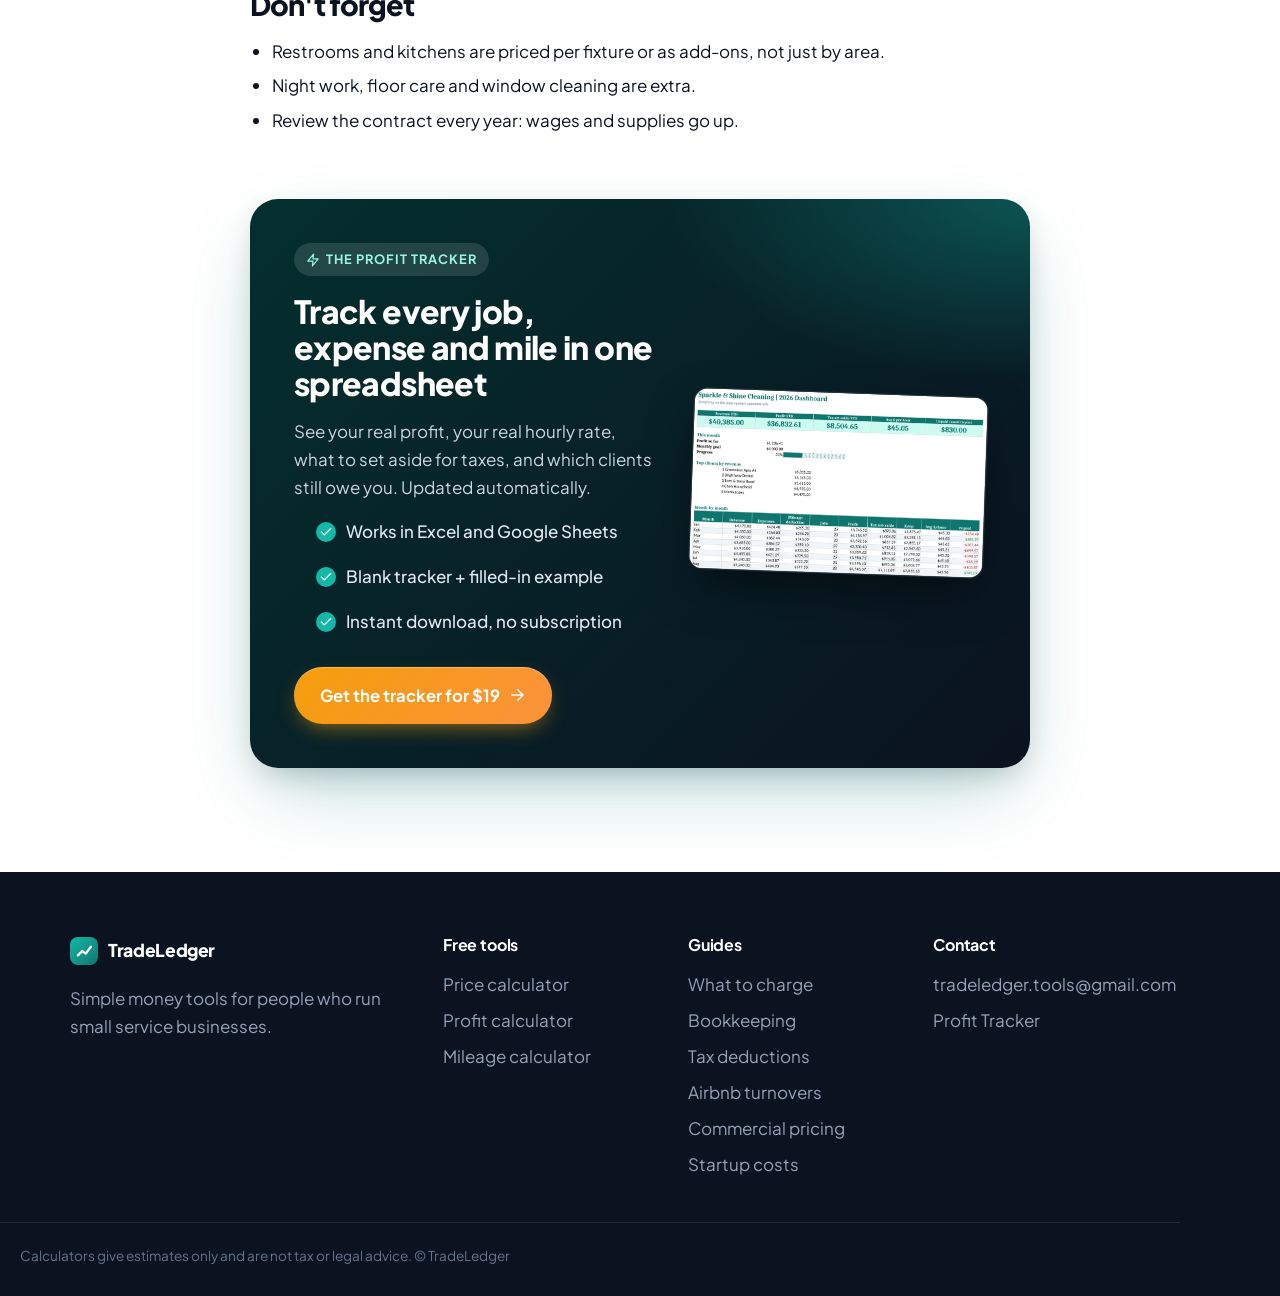
<file: guides/commercial-cleaning-price-per-square-foot.html>
<!doctype html>
<html lang="en"><head><meta charset="utf-8"><meta name="viewport" content="width=device-width,initial-scale=1">
<title>Commercial Cleaning Price per Square Foot (How to Calculate) | TradeLedger</title><meta name="description" content="How to price commercial and office cleaning per square foot: measure production rate, work out labor and supplies, and turn it into a monthly contract price.">
<link rel="canonical" href="https://loomenz.github.io/tradeledger/guides/commercial-cleaning-price-per-square-foot.html">
<meta property="og:title" content="Commercial Cleaning Price per Square Foot (How to Calculate) | TradeLedger"><meta property="og:description" content="How to price commercial and office cleaning per square foot: measure production rate, work out labor and supplies, and turn it into a monthly contract price.">
<meta property="og:image" content="https://loomenz.github.io/tradeledger/cover.png"><meta name="theme-color" content="#0f766e">
<link rel="preconnect" href="https://fonts.googleapis.com"><link rel="preconnect" href="https://fonts.gstatic.com" crossorigin>
<link href="https://fonts.googleapis.com/css2?family=Plus+Jakarta+Sans:wght@400;500;600;700;800&display=swap" rel="stylesheet">
<link rel="stylesheet" href="../style.css"></head><body>
<header class="nav"><div class="wrap navin"><a class="brand" href="../index.html"><svg width="28" height="28" viewBox="0 0 32 32" aria-hidden="true"><defs><linearGradient id="lg" x1="0" y1="0" x2="1" y2="1"><stop offset="0" stop-color="#14b8a6"/><stop offset="1" stop-color="#0f766e"/></linearGradient></defs><rect width="32" height="32" rx="9" fill="url(#lg)"/><path d="M9 21l5-5 4 3 6-8" fill="none" stroke="#fff" stroke-width="2.6" stroke-linecap="round" stroke-linejoin="round"/></svg><span>TradeLedger</span></a>
<nav id="menu"><a href="../tools/cleaning-price-calculator.html">Price calculator</a>
<a href="../tools/cleaning-profit-calculator.html">Profit calculator</a>
<a href="../tools/mileage-deduction-calculator.html">Mileage</a>
<a href="../guides/how-much-to-charge-for-house-cleaning.html">Guides</a></nav>
<a class="btn sm" href="https://ledgercraft002.gumroad.com/l/vpeufb">Get the tracker</a></div></header>
<main><section class="phero"><div class="glow"></div><div class="wrap narrow">
<span class="eyebrow"><svg width="14" height="14" viewBox="0 0 24 24" fill="none" stroke="currentColor" stroke-width="2" stroke-linecap="round" stroke-linejoin="round" aria-hidden="true"><path d="M2 3h6a4 4 0 0 1 4 4v14a3 3 0 0 0-3-3H2zM22 3h-6a4 4 0 0 0-4 4v14a3 3 0 0 1 3-3h7z"/></svg> Guide</span><h1>How to price commercial cleaning per square foot</h1><p class="lead">Offices and commercial spaces are priced by area and frequency. The trick is knowing how many square feet you can clean per hour.</p></div></section><div class="wrap narrow article">
<h2>1. Find your production rate</h2>
<p>Your production rate is the square feet you can clean in one hour. Open offices go fast. Restrooms, kitchens and medical spaces go much slower. Time your first few jobs and write the number down for each type of space.</p>
<h2>2. Work out hours per visit</h2>
<p>Divide the cleanable square footage by your production rate. A 6,000 sq ft office at 3,000 sq ft per hour is 2 hours per visit.</p>
<h2>3. Turn it into a price</h2>
<ol><li>Hours per visit times your hourly labor cost.</li><li>Add supplies, driving and overhead.</li><li>Add your profit margin.</li>
<li>Multiply by visits per month for the contract price.</li><li>Divide by square feet if the client wants a per-square-foot number.</li></ol>
<table class="data"><tr><th>Example</th><th>Value</th></tr>
<tr><td>Office size</td><td>6,000 sq ft</td></tr><tr><td>Production rate</td><td>3,000 sq ft per hour</td></tr>
<tr><td>Hours per visit</td><td>2</td></tr><tr><td>Visits per month</td><td>12 (3 times a week)</td></tr>
<tr><td>Labor hours per month</td><td>24</td></tr></table>
<p>Run the labor hours through the <a href="../tools/cleaning-price-calculator.html">price calculator</a> to get a price that covers your costs, then check your monthly profit with the <a href="../tools/cleaning-profit-calculator.html">profit calculator</a>.</p>
<h2>Don't forget</h2>
<ul><li>Restrooms and kitchens are priced per fixture or as add-ons, not just by area.</li><li>Night work, floor care and window cleaning are extra.</li>
<li>Review the contract every year: wages and supplies go up.</li></ul>
<section class="cta reveal"><div class="ctatext"><span class="eyebrow light"><svg width="14" height="14" viewBox="0 0 24 24" fill="none" stroke="currentColor" stroke-width="2" stroke-linecap="round" stroke-linejoin="round" aria-hidden="true"><path d="M13 2L3 14h9l-1 8 10-12h-9z"/></svg> The Profit Tracker</span>
<h3>Track every job, expense and mile in one spreadsheet</h3>
<p>See your real profit, your real hourly rate, what to set aside for taxes, and which clients still owe you. Updated automatically.</p>
<ul class="checks"><li><svg width="16" height="16" viewBox="0 0 24 24" fill="none" stroke="currentColor" stroke-width="2" stroke-linecap="round" stroke-linejoin="round" aria-hidden="true"><path d="M20 6L9 17l-5-5"/></svg>Works in Excel and Google Sheets</li><li><svg width="16" height="16" viewBox="0 0 24 24" fill="none" stroke="currentColor" stroke-width="2" stroke-linecap="round" stroke-linejoin="round" aria-hidden="true"><path d="M20 6L9 17l-5-5"/></svg>Blank tracker + filled-in example</li><li><svg width="16" height="16" viewBox="0 0 24 24" fill="none" stroke="currentColor" stroke-width="2" stroke-linecap="round" stroke-linejoin="round" aria-hidden="true"><path d="M20 6L9 17l-5-5"/></svg>Instant download, no subscription</li></ul>
<a class="btn big" href="https://ledgercraft002.gumroad.com/l/vpeufb">Get the tracker for $19 <svg width="18" height="18" viewBox="0 0 24 24" fill="none" stroke="currentColor" stroke-width="2" stroke-linecap="round" stroke-linejoin="round" aria-hidden="true"><path d="M5 12h14M13 5l7 7-7 7"/></svg></a></div>
<div class="ctaimg"><img src="../img/dashboard.webp" width="901" height="554" loading="lazy" alt="Profit Tracker dashboard"></div></section></div></main>
<footer><div class="wrap foot"><div><a class="brand" href="../index.html"><svg width="28" height="28" viewBox="0 0 32 32" aria-hidden="true"><defs><linearGradient id="lg" x1="0" y1="0" x2="1" y2="1"><stop offset="0" stop-color="#14b8a6"/><stop offset="1" stop-color="#0f766e"/></linearGradient></defs><rect width="32" height="32" rx="9" fill="url(#lg)"/><path d="M9 21l5-5 4 3 6-8" fill="none" stroke="#fff" stroke-width="2.6" stroke-linecap="round" stroke-linejoin="round"/></svg><span>TradeLedger</span></a>
<p>Simple money tools for people who run small service businesses.</p></div>
<div><h4>Free tools</h4><a href="../tools/cleaning-price-calculator.html">Price calculator</a><a href="../tools/cleaning-profit-calculator.html">Profit calculator</a><a href="../tools/mileage-deduction-calculator.html">Mileage calculator</a></div>
<div><h4>Guides</h4><a href="../guides/how-much-to-charge-for-house-cleaning.html">What to charge</a><a href="../guides/cleaning-business-bookkeeping.html">Bookkeeping</a><a href="../guides/cleaning-business-tax-deductions.html">Tax deductions</a><a href="../guides/airbnb-turnover-cleaning-rates.html">Airbnb turnovers</a><a href="../guides/commercial-cleaning-price-per-square-foot.html">Commercial pricing</a><a href="../guides/cleaning-business-startup-costs.html">Startup costs</a></div>
<div><h4>Contact</h4><a href="mailto:tradeledger.tools@gmail.com">tradeledger.tools@gmail.com</a><a href="https://ledgercraft002.gumroad.com/l/vpeufb">Profit Tracker</a></div></div>
<div class="wrap fine">Calculators give estimates only and are not tax or legal advice. © TradeLedger</div></footer>
<script src="../site.js" defer></script>
</body></html>
</file>
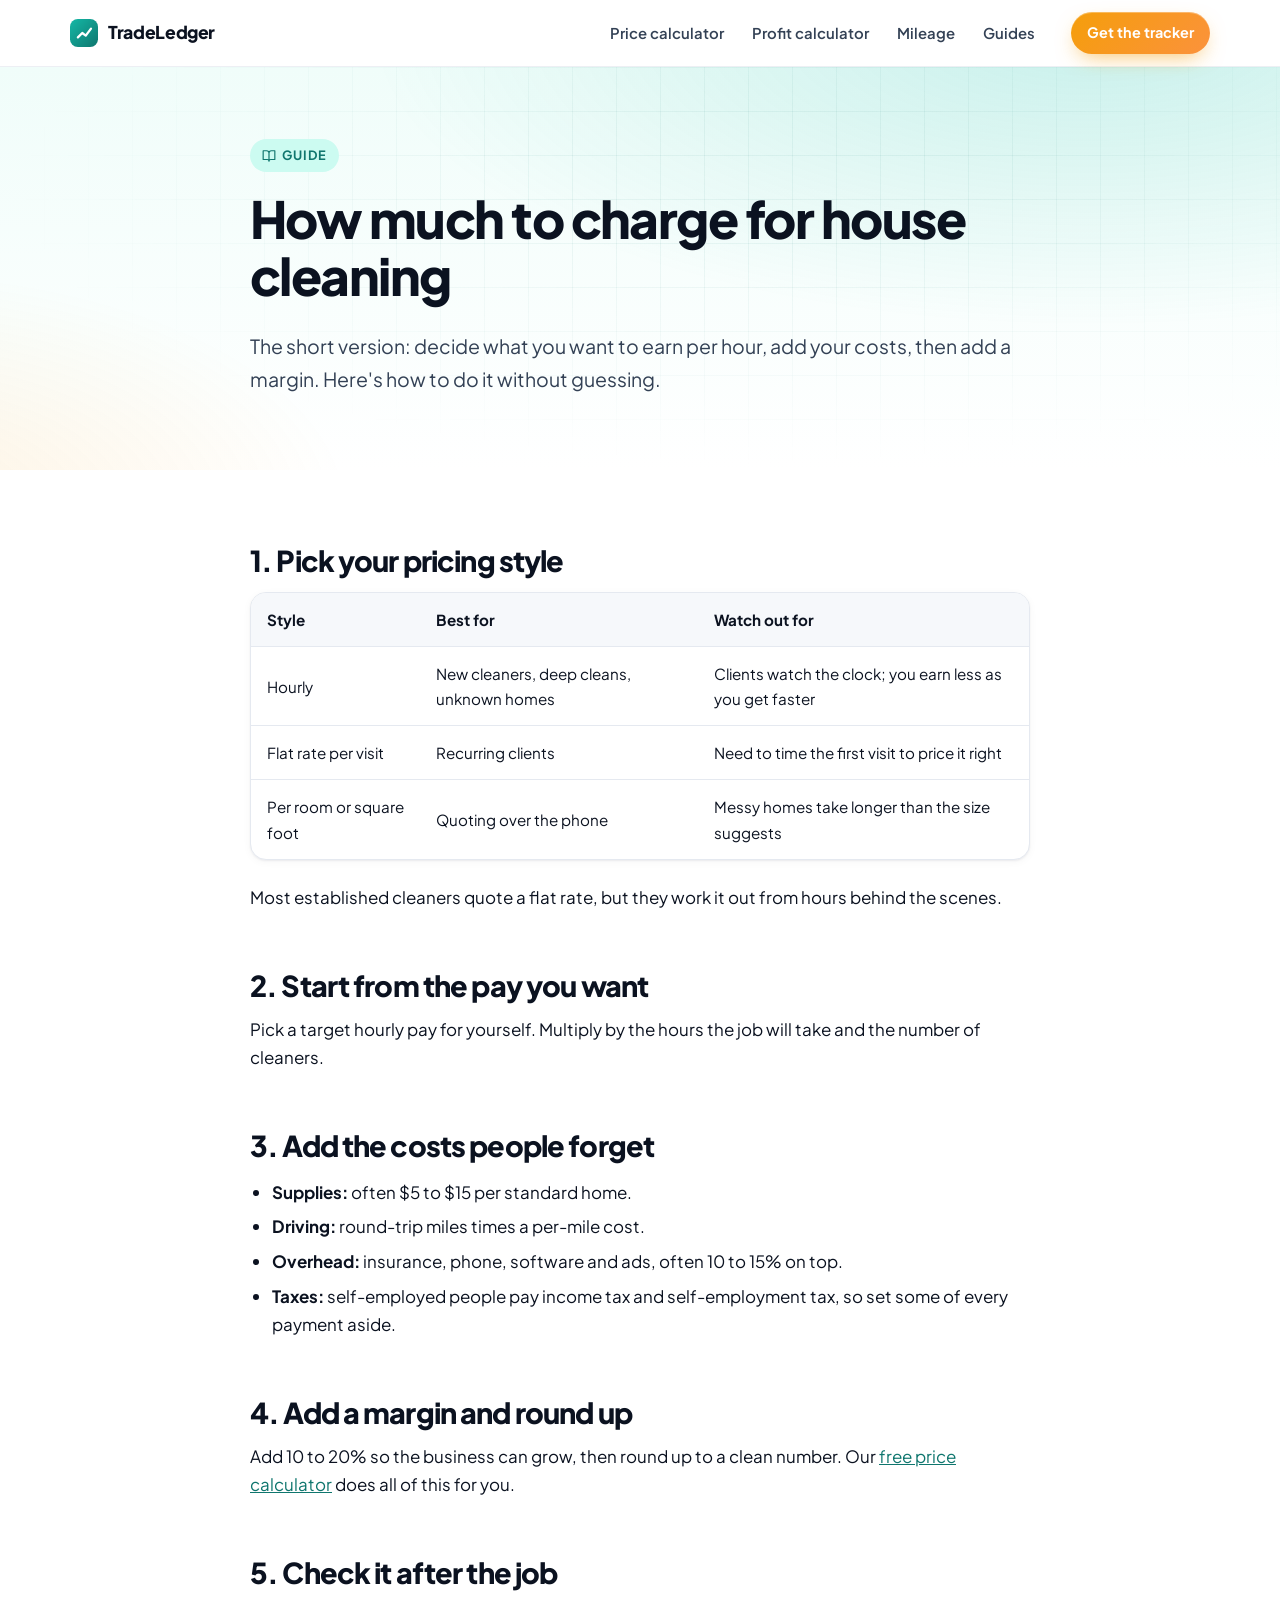
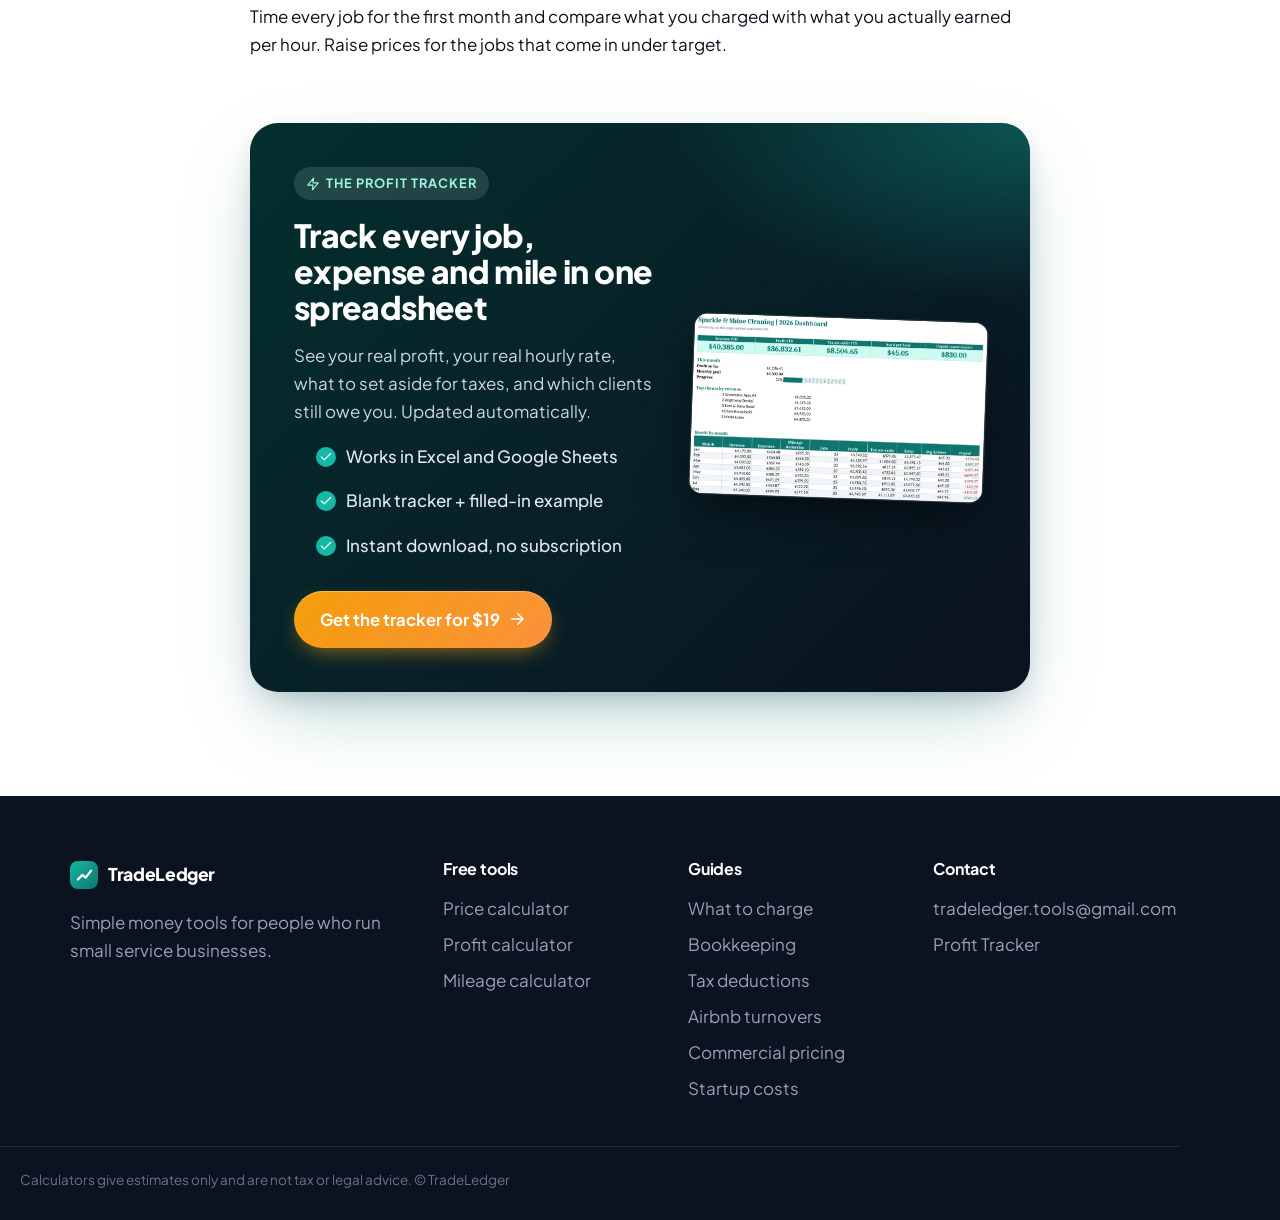
<file: guides/how-much-to-charge-for-house-cleaning.html>
<!doctype html>
<html lang="en"><head><meta charset="utf-8"><meta name="viewport" content="width=device-width,initial-scale=1">
<title>How Much to Charge for House Cleaning (Simple Formula) | TradeLedger</title><meta name="description" content="A simple formula for pricing house cleaning: hourly, flat rate, or per square foot, plus how to cover supplies, driving and taxes.">
<link rel="canonical" href="https://loomenz.github.io/tradeledger/guides/how-much-to-charge-for-house-cleaning.html">
<meta property="og:title" content="How Much to Charge for House Cleaning (Simple Formula) | TradeLedger"><meta property="og:description" content="A simple formula for pricing house cleaning: hourly, flat rate, or per square foot, plus how to cover supplies, driving and taxes.">
<meta property="og:image" content="https://loomenz.github.io/tradeledger/cover.png"><meta name="theme-color" content="#0f766e">
<link rel="preconnect" href="https://fonts.googleapis.com"><link rel="preconnect" href="https://fonts.gstatic.com" crossorigin>
<link href="https://fonts.googleapis.com/css2?family=Plus+Jakarta+Sans:wght@400;500;600;700;800&display=swap" rel="stylesheet">
<link rel="stylesheet" href="../style.css"></head><body>
<header class="nav"><div class="wrap navin"><a class="brand" href="../index.html"><svg width="28" height="28" viewBox="0 0 32 32" aria-hidden="true"><defs><linearGradient id="lg" x1="0" y1="0" x2="1" y2="1"><stop offset="0" stop-color="#14b8a6"/><stop offset="1" stop-color="#0f766e"/></linearGradient></defs><rect width="32" height="32" rx="9" fill="url(#lg)"/><path d="M9 21l5-5 4 3 6-8" fill="none" stroke="#fff" stroke-width="2.6" stroke-linecap="round" stroke-linejoin="round"/></svg><span>TradeLedger</span></a>
<nav id="menu"><a href="../tools/cleaning-price-calculator.html">Price calculator</a>
<a href="../tools/cleaning-profit-calculator.html">Profit calculator</a>
<a href="../tools/mileage-deduction-calculator.html">Mileage</a>
<a href="../guides/how-much-to-charge-for-house-cleaning.html">Guides</a></nav>
<a class="btn sm" href="https://ledgercraft002.gumroad.com/l/vpeufb">Get the tracker</a></div></header>
<main><section class="phero"><div class="glow"></div><div class="wrap narrow">
<span class="eyebrow"><svg width="14" height="14" viewBox="0 0 24 24" fill="none" stroke="currentColor" stroke-width="2" stroke-linecap="round" stroke-linejoin="round" aria-hidden="true"><path d="M2 3h6a4 4 0 0 1 4 4v14a3 3 0 0 0-3-3H2zM22 3h-6a4 4 0 0 0-4 4v14a3 3 0 0 1 3-3h7z"/></svg> Guide</span><h1>How much to charge for house cleaning</h1><p class="lead">The short version: decide what you want to earn per hour, add your costs, then add a margin. Here's how to do it without guessing.</p></div></section><div class="wrap narrow article">
<h2>1. Pick your pricing style</h2>
<table class="data"><tr><th>Style</th><th>Best for</th><th>Watch out for</th></tr>
<tr><td>Hourly</td><td>New cleaners, deep cleans, unknown homes</td><td>Clients watch the clock; you earn less as you get faster</td></tr>
<tr><td>Flat rate per visit</td><td>Recurring clients</td><td>Need to time the first visit to price it right</td></tr>
<tr><td>Per room or square foot</td><td>Quoting over the phone</td><td>Messy homes take longer than the size suggests</td></tr></table>
<p>Most established cleaners quote a flat rate, but they work it out from hours behind the scenes.</p>
<h2>2. Start from the pay you want</h2>
<p>Pick a target hourly pay for yourself. Multiply by the hours the job will take and the number of cleaners.</p>
<h2>3. Add the costs people forget</h2>
<ul><li><strong>Supplies:</strong> often $5 to $15 per standard home.</li><li><strong>Driving:</strong> round-trip miles times a per-mile cost.</li>
<li><strong>Overhead:</strong> insurance, phone, software and ads, often 10 to 15% on top.</li><li><strong>Taxes:</strong> self-employed people pay income tax and self-employment tax, so set some of every payment aside.</li></ul>
<h2>4. Add a margin and round up</h2>
<p>Add 10 to 20% so the business can grow, then round up to a clean number. Our <a href="../tools/cleaning-price-calculator.html">free price calculator</a> does all of this for you.</p>
<h2>5. Check it after the job</h2>
<p>Time every job for the first month and compare what you charged with what you actually earned per hour. Raise prices for the jobs that come in under target.</p>
<section class="cta reveal"><div class="ctatext"><span class="eyebrow light"><svg width="14" height="14" viewBox="0 0 24 24" fill="none" stroke="currentColor" stroke-width="2" stroke-linecap="round" stroke-linejoin="round" aria-hidden="true"><path d="M13 2L3 14h9l-1 8 10-12h-9z"/></svg> The Profit Tracker</span>
<h3>Track every job, expense and mile in one spreadsheet</h3>
<p>See your real profit, your real hourly rate, what to set aside for taxes, and which clients still owe you. Updated automatically.</p>
<ul class="checks"><li><svg width="16" height="16" viewBox="0 0 24 24" fill="none" stroke="currentColor" stroke-width="2" stroke-linecap="round" stroke-linejoin="round" aria-hidden="true"><path d="M20 6L9 17l-5-5"/></svg>Works in Excel and Google Sheets</li><li><svg width="16" height="16" viewBox="0 0 24 24" fill="none" stroke="currentColor" stroke-width="2" stroke-linecap="round" stroke-linejoin="round" aria-hidden="true"><path d="M20 6L9 17l-5-5"/></svg>Blank tracker + filled-in example</li><li><svg width="16" height="16" viewBox="0 0 24 24" fill="none" stroke="currentColor" stroke-width="2" stroke-linecap="round" stroke-linejoin="round" aria-hidden="true"><path d="M20 6L9 17l-5-5"/></svg>Instant download, no subscription</li></ul>
<a class="btn big" href="https://ledgercraft002.gumroad.com/l/vpeufb">Get the tracker for $19 <svg width="18" height="18" viewBox="0 0 24 24" fill="none" stroke="currentColor" stroke-width="2" stroke-linecap="round" stroke-linejoin="round" aria-hidden="true"><path d="M5 12h14M13 5l7 7-7 7"/></svg></a></div>
<div class="ctaimg"><img src="../img/dashboard.webp" width="901" height="554" loading="lazy" alt="Profit Tracker dashboard"></div></section></div></main>
<footer><div class="wrap foot"><div><a class="brand" href="../index.html"><svg width="28" height="28" viewBox="0 0 32 32" aria-hidden="true"><defs><linearGradient id="lg" x1="0" y1="0" x2="1" y2="1"><stop offset="0" stop-color="#14b8a6"/><stop offset="1" stop-color="#0f766e"/></linearGradient></defs><rect width="32" height="32" rx="9" fill="url(#lg)"/><path d="M9 21l5-5 4 3 6-8" fill="none" stroke="#fff" stroke-width="2.6" stroke-linecap="round" stroke-linejoin="round"/></svg><span>TradeLedger</span></a>
<p>Simple money tools for people who run small service businesses.</p></div>
<div><h4>Free tools</h4><a href="../tools/cleaning-price-calculator.html">Price calculator</a><a href="../tools/cleaning-profit-calculator.html">Profit calculator</a><a href="../tools/mileage-deduction-calculator.html">Mileage calculator</a></div>
<div><h4>Guides</h4><a href="../guides/how-much-to-charge-for-house-cleaning.html">What to charge</a><a href="../guides/cleaning-business-bookkeeping.html">Bookkeeping</a><a href="../guides/cleaning-business-tax-deductions.html">Tax deductions</a><a href="../guides/airbnb-turnover-cleaning-rates.html">Airbnb turnovers</a><a href="../guides/commercial-cleaning-price-per-square-foot.html">Commercial pricing</a><a href="../guides/cleaning-business-startup-costs.html">Startup costs</a></div>
<div><h4>Contact</h4><a href="mailto:tradeledger.tools@gmail.com">tradeledger.tools@gmail.com</a><a href="https://ledgercraft002.gumroad.com/l/vpeufb">Profit Tracker</a></div></div>
<div class="wrap fine">Calculators give estimates only and are not tax or legal advice. © TradeLedger</div></footer>
<script src="../site.js" defer></script>
</body></html>
</file>
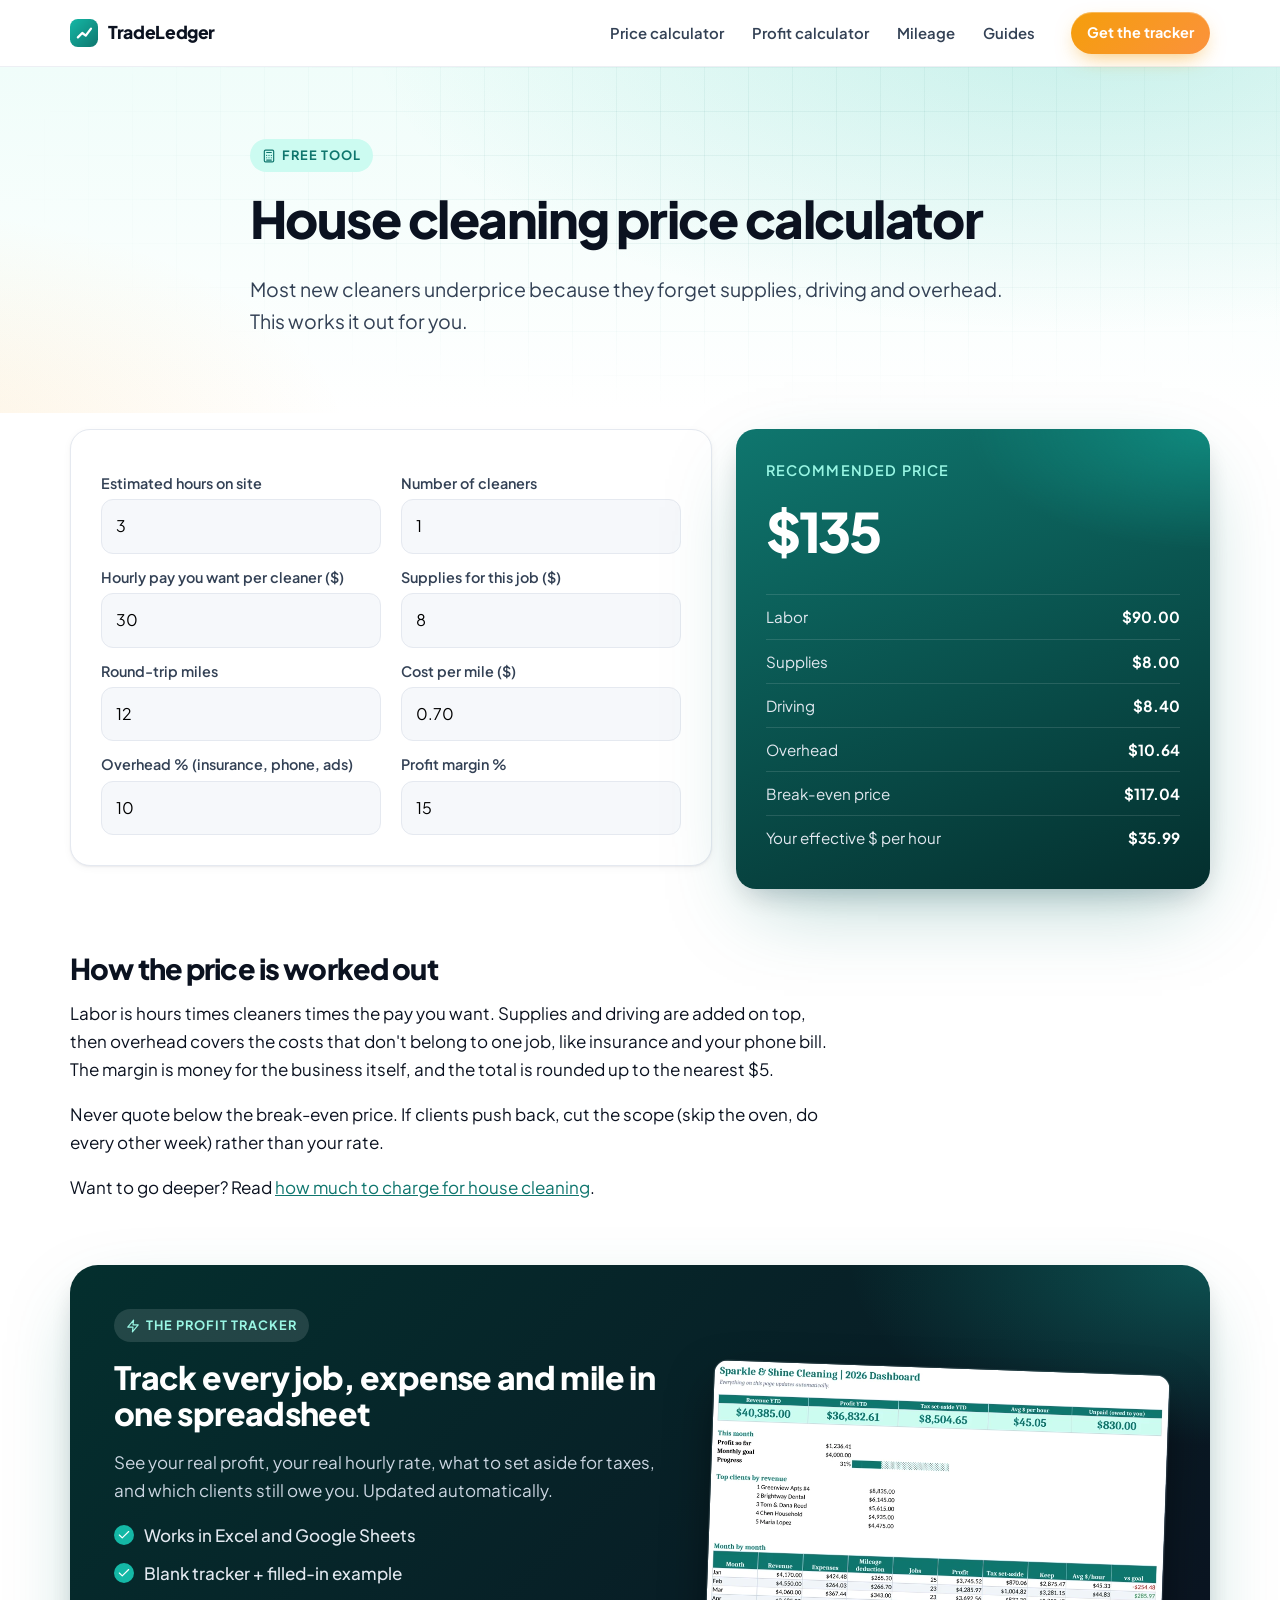
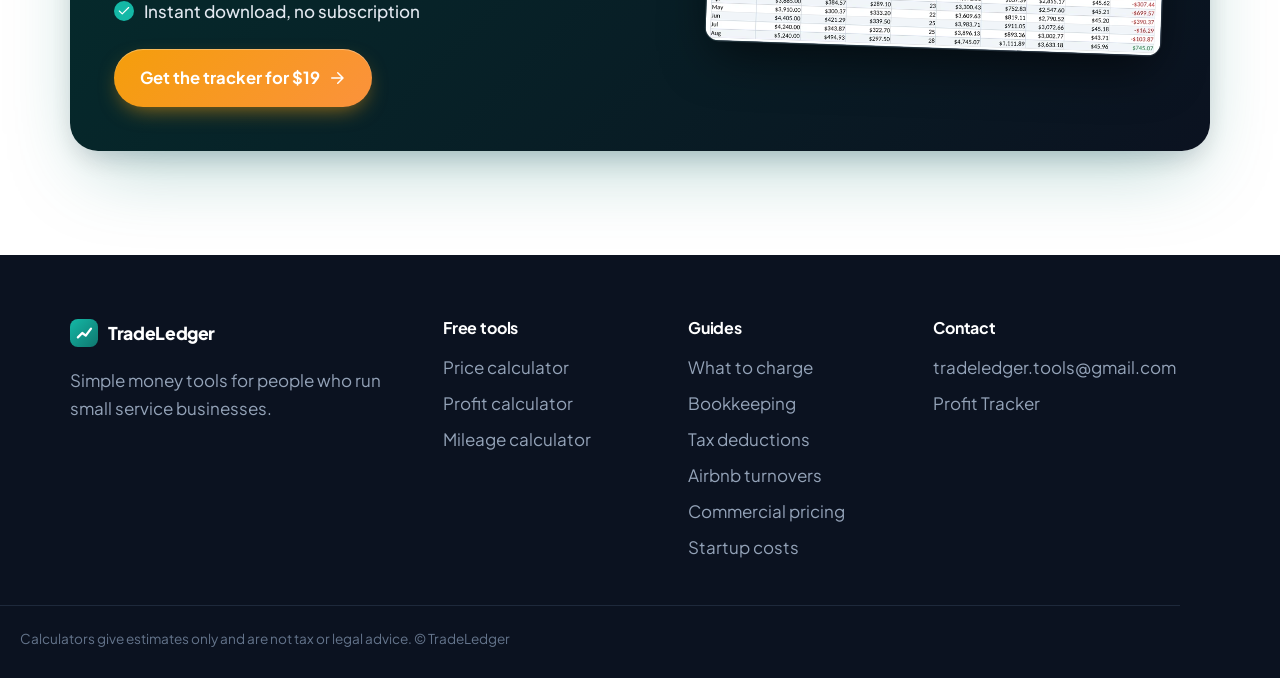
<file: tools/cleaning-price-calculator.html>
<!doctype html>
<html lang="en"><head><meta charset="utf-8"><meta name="viewport" content="width=device-width,initial-scale=1">
<title>House Cleaning Price Calculator (Free) | TradeLedger</title><meta name="description" content="Free house cleaning price calculator. Enter hours, your target hourly pay, supplies and miles to get a price that actually covers your costs.">
<link rel="canonical" href="https://loomenz.github.io/tradeledger/tools/cleaning-price-calculator.html">
<meta property="og:title" content="House Cleaning Price Calculator (Free) | TradeLedger"><meta property="og:description" content="Free house cleaning price calculator. Enter hours, your target hourly pay, supplies and miles to get a price that actually covers your costs.">
<meta property="og:image" content="https://loomenz.github.io/tradeledger/cover.png"><meta name="theme-color" content="#0f766e">
<link rel="preconnect" href="https://fonts.googleapis.com"><link rel="preconnect" href="https://fonts.gstatic.com" crossorigin>
<link href="https://fonts.googleapis.com/css2?family=Plus+Jakarta+Sans:wght@400;500;600;700;800&display=swap" rel="stylesheet">
<link rel="stylesheet" href="../style.css"></head><body>
<header class="nav"><div class="wrap navin"><a class="brand" href="../index.html"><svg width="28" height="28" viewBox="0 0 32 32" aria-hidden="true"><defs><linearGradient id="lg" x1="0" y1="0" x2="1" y2="1"><stop offset="0" stop-color="#14b8a6"/><stop offset="1" stop-color="#0f766e"/></linearGradient></defs><rect width="32" height="32" rx="9" fill="url(#lg)"/><path d="M9 21l5-5 4 3 6-8" fill="none" stroke="#fff" stroke-width="2.6" stroke-linecap="round" stroke-linejoin="round"/></svg><span>TradeLedger</span></a>
<nav id="menu"><a href="../tools/cleaning-price-calculator.html">Price calculator</a>
<a href="../tools/cleaning-profit-calculator.html">Profit calculator</a>
<a href="../tools/mileage-deduction-calculator.html">Mileage</a>
<a href="../guides/how-much-to-charge-for-house-cleaning.html">Guides</a></nav>
<a class="btn sm" href="https://ledgercraft002.gumroad.com/l/vpeufb">Get the tracker</a></div></header>
<main><section class="phero"><div class="glow"></div><div class="wrap narrow">
<span class="eyebrow"><svg width="14" height="14" viewBox="0 0 24 24" fill="none" stroke="currentColor" stroke-width="2" stroke-linecap="round" stroke-linejoin="round" aria-hidden="true"><rect x="4" y="2" width="16" height="20" rx="2"/><path d="M8 6h8M8 11h.01M12 11h.01M16 11h.01M8 15h.01M12 15h.01M16 15h.01M8 19h8"/></svg> Free tool</span><h1>House cleaning price calculator</h1><p class="lead">Most new cleaners underprice because they forget supplies, driving and overhead. This works it out for you.</p></div></section><div class="wrap tool">
<div class="calc reveal"><div class="card fields">
<div class="f"><label for="hrs">Estimated hours on site</label><input id="hrs" type="number" value="3" step="0.5" min="0"></div>
<div class="f"><label for="crew">Number of cleaners</label><input id="crew" type="number" value="1" min="1"></div>
<div class="f"><label for="pay">Hourly pay you want per cleaner ($)</label><input id="pay" type="number" value="30" min="0"></div>
<div class="f"><label for="sup">Supplies for this job ($)</label><input id="sup" type="number" value="8" min="0"></div>
<div class="f"><label for="mi">Round-trip miles</label><input id="mi" type="number" value="12" min="0"></div>
<div class="f"><label for="rate">Cost per mile ($)</label><input id="rate" type="number" value="0.70" step="0.01" min="0"></div>
<div class="f"><label for="oh">Overhead % (insurance, phone, ads)</label><input id="oh" type="number" value="10" min="0"></div>
<div class="f"><label for="mg">Profit margin %</label><input id="mg" type="number" value="15" min="0"></div>
</div><div class="result"><div>Recommended price</div><div class="big" id="price">$0</div>
<table><tr><td>Labor</td><td id="r1"></td></tr><tr><td>Supplies</td><td id="r2"></td></tr><tr><td>Driving</td><td id="r3"></td></tr>
<tr><td>Overhead</td><td id="r4"></td></tr><tr><td>Break-even price</td><td id="r5"></td></tr><tr><td>Your effective $ per hour</td><td id="r6"></td></tr></table></div>
</div>
<script>
const $=id=>+document.getElementById(id).value||0, f=n=>'$'+n.toFixed(2);
function calc(){const labor=$('hrs')*$('crew')*$('pay'),sup=$('sup'),drv=$('mi')*$('rate'),oh=(labor+sup+drv)*$('oh')/100,be=labor+sup+drv+oh,
price=Math.ceil(be*(1+$('mg')/100)/5)*5,hr=$('hrs')*$('crew')?(price-sup-drv-oh)/($('hrs')*$('crew')):0;
document.getElementById('price').textContent='$'+price;[labor,sup,drv,oh,be,hr].forEach((v,i)=>document.getElementById('r'+(i+1)).textContent=f(v));}
document.querySelectorAll('input').forEach(i=>i.addEventListener('input',calc));calc();
</script>
<h2>How the price is worked out</h2>
<p>Labor is hours times cleaners times the pay you want. Supplies and driving are added on top, then overhead covers the costs that don't
belong to one job, like insurance and your phone bill. The margin is money for the business itself, and the total is rounded up to the nearest $5.</p>
<p>Never quote below the break-even price. If clients push back, cut the scope (skip the oven, do every other week) rather than your rate.</p>
<p>Want to go deeper? Read <a href="../guides/how-much-to-charge-for-house-cleaning.html">how much to charge for house cleaning</a>.</p>
<section class="cta reveal"><div class="ctatext"><span class="eyebrow light"><svg width="14" height="14" viewBox="0 0 24 24" fill="none" stroke="currentColor" stroke-width="2" stroke-linecap="round" stroke-linejoin="round" aria-hidden="true"><path d="M13 2L3 14h9l-1 8 10-12h-9z"/></svg> The Profit Tracker</span>
<h3>Track every job, expense and mile in one spreadsheet</h3>
<p>See your real profit, your real hourly rate, what to set aside for taxes, and which clients still owe you. Updated automatically.</p>
<ul class="checks"><li><svg width="16" height="16" viewBox="0 0 24 24" fill="none" stroke="currentColor" stroke-width="2" stroke-linecap="round" stroke-linejoin="round" aria-hidden="true"><path d="M20 6L9 17l-5-5"/></svg>Works in Excel and Google Sheets</li><li><svg width="16" height="16" viewBox="0 0 24 24" fill="none" stroke="currentColor" stroke-width="2" stroke-linecap="round" stroke-linejoin="round" aria-hidden="true"><path d="M20 6L9 17l-5-5"/></svg>Blank tracker + filled-in example</li><li><svg width="16" height="16" viewBox="0 0 24 24" fill="none" stroke="currentColor" stroke-width="2" stroke-linecap="round" stroke-linejoin="round" aria-hidden="true"><path d="M20 6L9 17l-5-5"/></svg>Instant download, no subscription</li></ul>
<a class="btn big" href="https://ledgercraft002.gumroad.com/l/vpeufb">Get the tracker for $19 <svg width="18" height="18" viewBox="0 0 24 24" fill="none" stroke="currentColor" stroke-width="2" stroke-linecap="round" stroke-linejoin="round" aria-hidden="true"><path d="M5 12h14M13 5l7 7-7 7"/></svg></a></div>
<div class="ctaimg"><img src="../img/dashboard.webp" width="901" height="554" loading="lazy" alt="Profit Tracker dashboard"></div></section></div></main>
<footer><div class="wrap foot"><div><a class="brand" href="../index.html"><svg width="28" height="28" viewBox="0 0 32 32" aria-hidden="true"><defs><linearGradient id="lg" x1="0" y1="0" x2="1" y2="1"><stop offset="0" stop-color="#14b8a6"/><stop offset="1" stop-color="#0f766e"/></linearGradient></defs><rect width="32" height="32" rx="9" fill="url(#lg)"/><path d="M9 21l5-5 4 3 6-8" fill="none" stroke="#fff" stroke-width="2.6" stroke-linecap="round" stroke-linejoin="round"/></svg><span>TradeLedger</span></a>
<p>Simple money tools for people who run small service businesses.</p></div>
<div><h4>Free tools</h4><a href="../tools/cleaning-price-calculator.html">Price calculator</a><a href="../tools/cleaning-profit-calculator.html">Profit calculator</a><a href="../tools/mileage-deduction-calculator.html">Mileage calculator</a></div>
<div><h4>Guides</h4><a href="../guides/how-much-to-charge-for-house-cleaning.html">What to charge</a><a href="../guides/cleaning-business-bookkeeping.html">Bookkeeping</a><a href="../guides/cleaning-business-tax-deductions.html">Tax deductions</a><a href="../guides/airbnb-turnover-cleaning-rates.html">Airbnb turnovers</a><a href="../guides/commercial-cleaning-price-per-square-foot.html">Commercial pricing</a><a href="../guides/cleaning-business-startup-costs.html">Startup costs</a></div>
<div><h4>Contact</h4><a href="mailto:tradeledger.tools@gmail.com">tradeledger.tools@gmail.com</a><a href="https://ledgercraft002.gumroad.com/l/vpeufb">Profit Tracker</a></div></div>
<div class="wrap fine">Calculators give estimates only and are not tax or legal advice. © TradeLedger</div></footer>
<script src="../site.js" defer></script>
</body></html>
</file>
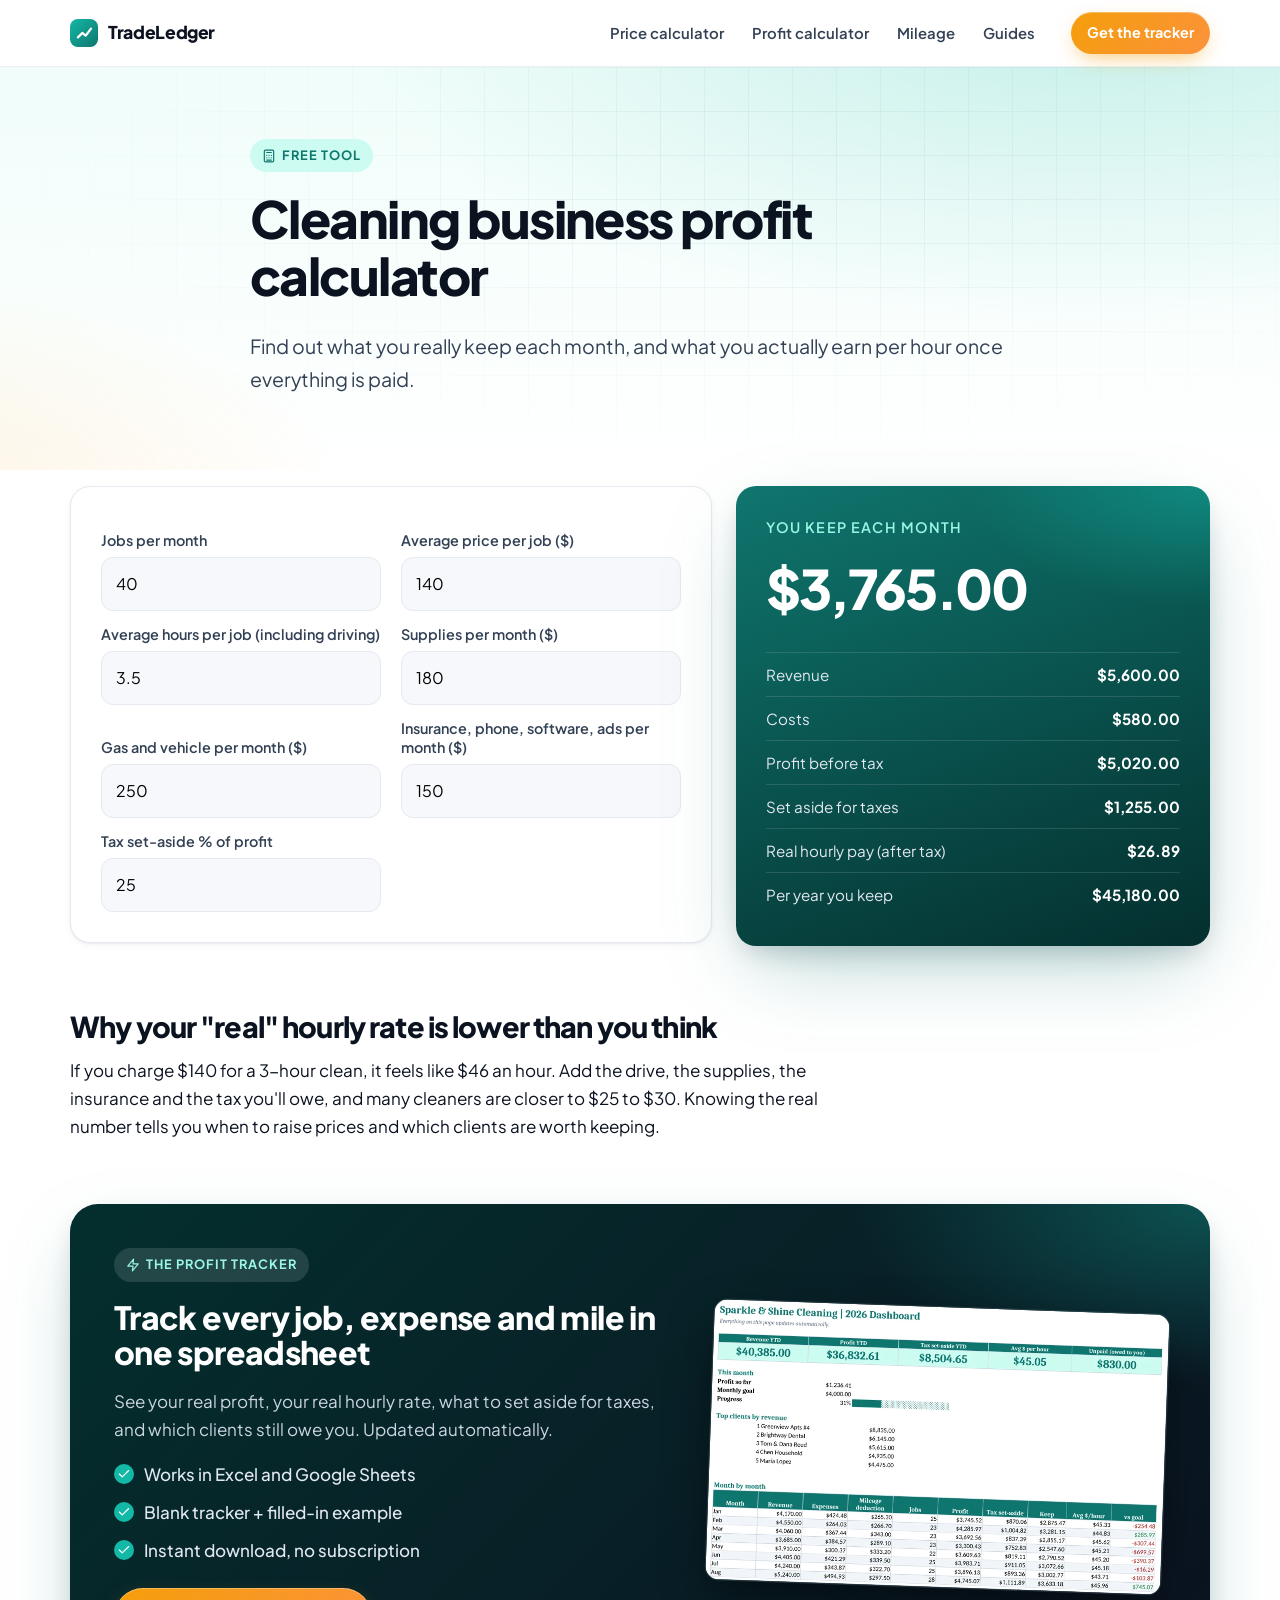
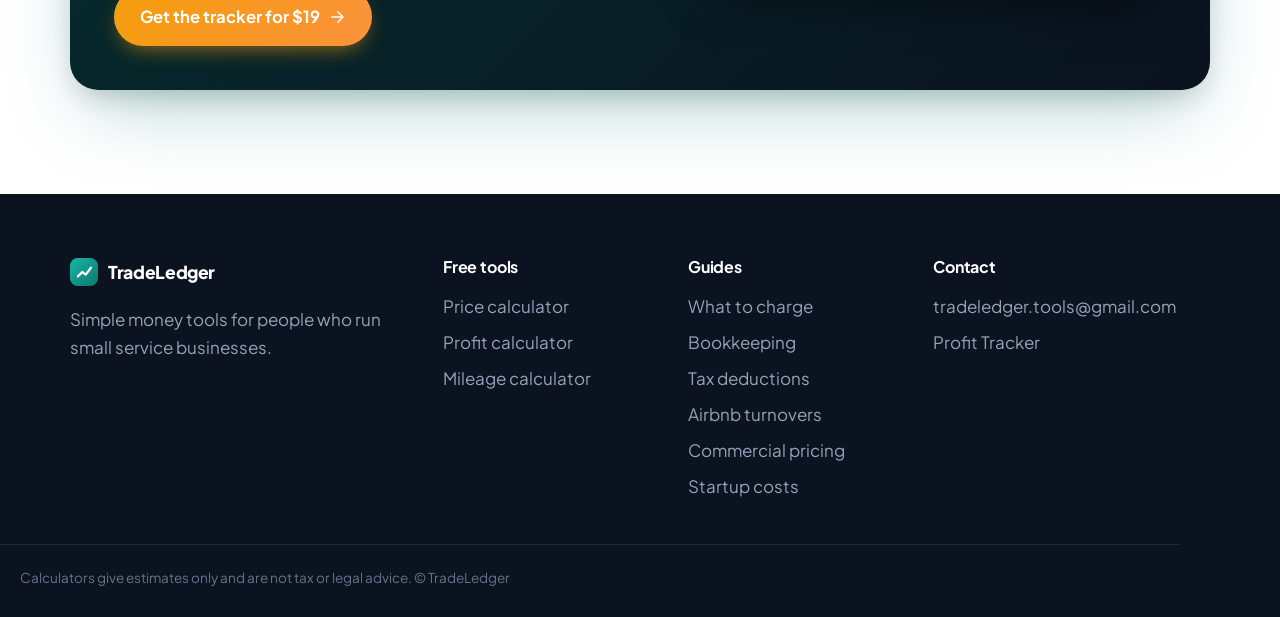
<file: tools/cleaning-profit-calculator.html>
<!doctype html>
<html lang="en"><head><meta charset="utf-8"><meta name="viewport" content="width=device-width,initial-scale=1">
<title>Cleaning Business Profit Calculator | Real Hourly Rate | TradeLedger</title><meta name="description" content="Free profit calculator for cleaning businesses. See monthly profit, tax set-aside and your true hourly pay after supplies, gas and overhead.">
<link rel="canonical" href="https://loomenz.github.io/tradeledger/tools/cleaning-profit-calculator.html">
<meta property="og:title" content="Cleaning Business Profit Calculator | Real Hourly Rate | TradeLedger"><meta property="og:description" content="Free profit calculator for cleaning businesses. See monthly profit, tax set-aside and your true hourly pay after supplies, gas and overhead.">
<meta property="og:image" content="https://loomenz.github.io/tradeledger/cover.png"><meta name="theme-color" content="#0f766e">
<link rel="preconnect" href="https://fonts.googleapis.com"><link rel="preconnect" href="https://fonts.gstatic.com" crossorigin>
<link href="https://fonts.googleapis.com/css2?family=Plus+Jakarta+Sans:wght@400;500;600;700;800&display=swap" rel="stylesheet">
<link rel="stylesheet" href="../style.css"></head><body>
<header class="nav"><div class="wrap navin"><a class="brand" href="../index.html"><svg width="28" height="28" viewBox="0 0 32 32" aria-hidden="true"><defs><linearGradient id="lg" x1="0" y1="0" x2="1" y2="1"><stop offset="0" stop-color="#14b8a6"/><stop offset="1" stop-color="#0f766e"/></linearGradient></defs><rect width="32" height="32" rx="9" fill="url(#lg)"/><path d="M9 21l5-5 4 3 6-8" fill="none" stroke="#fff" stroke-width="2.6" stroke-linecap="round" stroke-linejoin="round"/></svg><span>TradeLedger</span></a>
<nav id="menu"><a href="../tools/cleaning-price-calculator.html">Price calculator</a>
<a href="../tools/cleaning-profit-calculator.html">Profit calculator</a>
<a href="../tools/mileage-deduction-calculator.html">Mileage</a>
<a href="../guides/how-much-to-charge-for-house-cleaning.html">Guides</a></nav>
<a class="btn sm" href="https://ledgercraft002.gumroad.com/l/vpeufb">Get the tracker</a></div></header>
<main><section class="phero"><div class="glow"></div><div class="wrap narrow">
<span class="eyebrow"><svg width="14" height="14" viewBox="0 0 24 24" fill="none" stroke="currentColor" stroke-width="2" stroke-linecap="round" stroke-linejoin="round" aria-hidden="true"><rect x="4" y="2" width="16" height="20" rx="2"/><path d="M8 6h8M8 11h.01M12 11h.01M16 11h.01M8 15h.01M12 15h.01M16 15h.01M8 19h8"/></svg> Free tool</span><h1>Cleaning business profit calculator</h1><p class="lead">Find out what you really keep each month, and what you actually earn per hour once everything is paid.</p></div></section><div class="wrap tool">
<div class="calc reveal"><div class="card fields">
<div class="f"><label for="jobs">Jobs per month</label><input id="jobs" type="number" value="40"></div>
<div class="f"><label for="avg">Average price per job ($)</label><input id="avg" type="number" value="140"></div>
<div class="f"><label for="hpj">Average hours per job (including driving)</label><input id="hpj" type="number" value="3.5" step="0.5"></div>
<div class="f"><label for="sup">Supplies per month ($)</label><input id="sup" type="number" value="180"></div>
<div class="f"><label for="gas">Gas and vehicle per month ($)</label><input id="gas" type="number" value="250"></div>
<div class="f"><label for="fix">Insurance, phone, software, ads per month ($)</label><input id="fix" type="number" value="150"></div>
<div class="f"><label for="tax">Tax set-aside % of profit</label><input id="tax" type="number" value="25"></div>
</div><div class="result"><div>You keep each month</div><div class="big" id="keep">$0</div>
<table><tr><td>Revenue</td><td id="a1"></td></tr><tr><td>Costs</td><td id="a2"></td></tr><tr><td>Profit before tax</td><td id="a3"></td></tr>
<tr><td>Set aside for taxes</td><td id="a4"></td></tr><tr><td>Real hourly pay (after tax)</td><td id="a5"></td></tr><tr><td>Per year you keep</td><td id="a6"></td></tr></table></div>
</div>
<script>
const $=id=>+document.getElementById(id).value||0, f=n=>'$'+n.toLocaleString(undefined,{minimumFractionDigits:2,maximumFractionDigits:2});
function calc(){const rev=$('jobs')*$('avg'),cost=$('sup')+$('gas')+$('fix'),p=rev-cost,t=Math.max(0,p*$('tax')/100),k=p-t,h=$('jobs')*$('hpj');
document.getElementById('keep').textContent=f(k);[rev,cost,p,t,h?k/h:0,k*12].forEach((v,i)=>document.getElementById('a'+(i+1)).textContent=f(v));}
document.querySelectorAll('input').forEach(i=>i.addEventListener('input',calc));calc();
</script>
<h2>Why your "real" hourly rate is lower than you think</h2>
<p>If you charge $140 for a 3-hour clean, it feels like $46 an hour. Add the drive, the supplies, the insurance and the tax you'll owe,
and many cleaners are closer to $25 to $30. Knowing the real number tells you when to raise prices and which clients are worth keeping.</p>
<section class="cta reveal"><div class="ctatext"><span class="eyebrow light"><svg width="14" height="14" viewBox="0 0 24 24" fill="none" stroke="currentColor" stroke-width="2" stroke-linecap="round" stroke-linejoin="round" aria-hidden="true"><path d="M13 2L3 14h9l-1 8 10-12h-9z"/></svg> The Profit Tracker</span>
<h3>Track every job, expense and mile in one spreadsheet</h3>
<p>See your real profit, your real hourly rate, what to set aside for taxes, and which clients still owe you. Updated automatically.</p>
<ul class="checks"><li><svg width="16" height="16" viewBox="0 0 24 24" fill="none" stroke="currentColor" stroke-width="2" stroke-linecap="round" stroke-linejoin="round" aria-hidden="true"><path d="M20 6L9 17l-5-5"/></svg>Works in Excel and Google Sheets</li><li><svg width="16" height="16" viewBox="0 0 24 24" fill="none" stroke="currentColor" stroke-width="2" stroke-linecap="round" stroke-linejoin="round" aria-hidden="true"><path d="M20 6L9 17l-5-5"/></svg>Blank tracker + filled-in example</li><li><svg width="16" height="16" viewBox="0 0 24 24" fill="none" stroke="currentColor" stroke-width="2" stroke-linecap="round" stroke-linejoin="round" aria-hidden="true"><path d="M20 6L9 17l-5-5"/></svg>Instant download, no subscription</li></ul>
<a class="btn big" href="https://ledgercraft002.gumroad.com/l/vpeufb">Get the tracker for $19 <svg width="18" height="18" viewBox="0 0 24 24" fill="none" stroke="currentColor" stroke-width="2" stroke-linecap="round" stroke-linejoin="round" aria-hidden="true"><path d="M5 12h14M13 5l7 7-7 7"/></svg></a></div>
<div class="ctaimg"><img src="../img/dashboard.webp" width="901" height="554" loading="lazy" alt="Profit Tracker dashboard"></div></section></div></main>
<footer><div class="wrap foot"><div><a class="brand" href="../index.html"><svg width="28" height="28" viewBox="0 0 32 32" aria-hidden="true"><defs><linearGradient id="lg" x1="0" y1="0" x2="1" y2="1"><stop offset="0" stop-color="#14b8a6"/><stop offset="1" stop-color="#0f766e"/></linearGradient></defs><rect width="32" height="32" rx="9" fill="url(#lg)"/><path d="M9 21l5-5 4 3 6-8" fill="none" stroke="#fff" stroke-width="2.6" stroke-linecap="round" stroke-linejoin="round"/></svg><span>TradeLedger</span></a>
<p>Simple money tools for people who run small service businesses.</p></div>
<div><h4>Free tools</h4><a href="../tools/cleaning-price-calculator.html">Price calculator</a><a href="../tools/cleaning-profit-calculator.html">Profit calculator</a><a href="../tools/mileage-deduction-calculator.html">Mileage calculator</a></div>
<div><h4>Guides</h4><a href="../guides/how-much-to-charge-for-house-cleaning.html">What to charge</a><a href="../guides/cleaning-business-bookkeeping.html">Bookkeeping</a><a href="../guides/cleaning-business-tax-deductions.html">Tax deductions</a><a href="../guides/airbnb-turnover-cleaning-rates.html">Airbnb turnovers</a><a href="../guides/commercial-cleaning-price-per-square-foot.html">Commercial pricing</a><a href="../guides/cleaning-business-startup-costs.html">Startup costs</a></div>
<div><h4>Contact</h4><a href="mailto:tradeledger.tools@gmail.com">tradeledger.tools@gmail.com</a><a href="https://ledgercraft002.gumroad.com/l/vpeufb">Profit Tracker</a></div></div>
<div class="wrap fine">Calculators give estimates only and are not tax or legal advice. © TradeLedger</div></footer>
<script src="../site.js" defer></script>
</body></html>
</file>
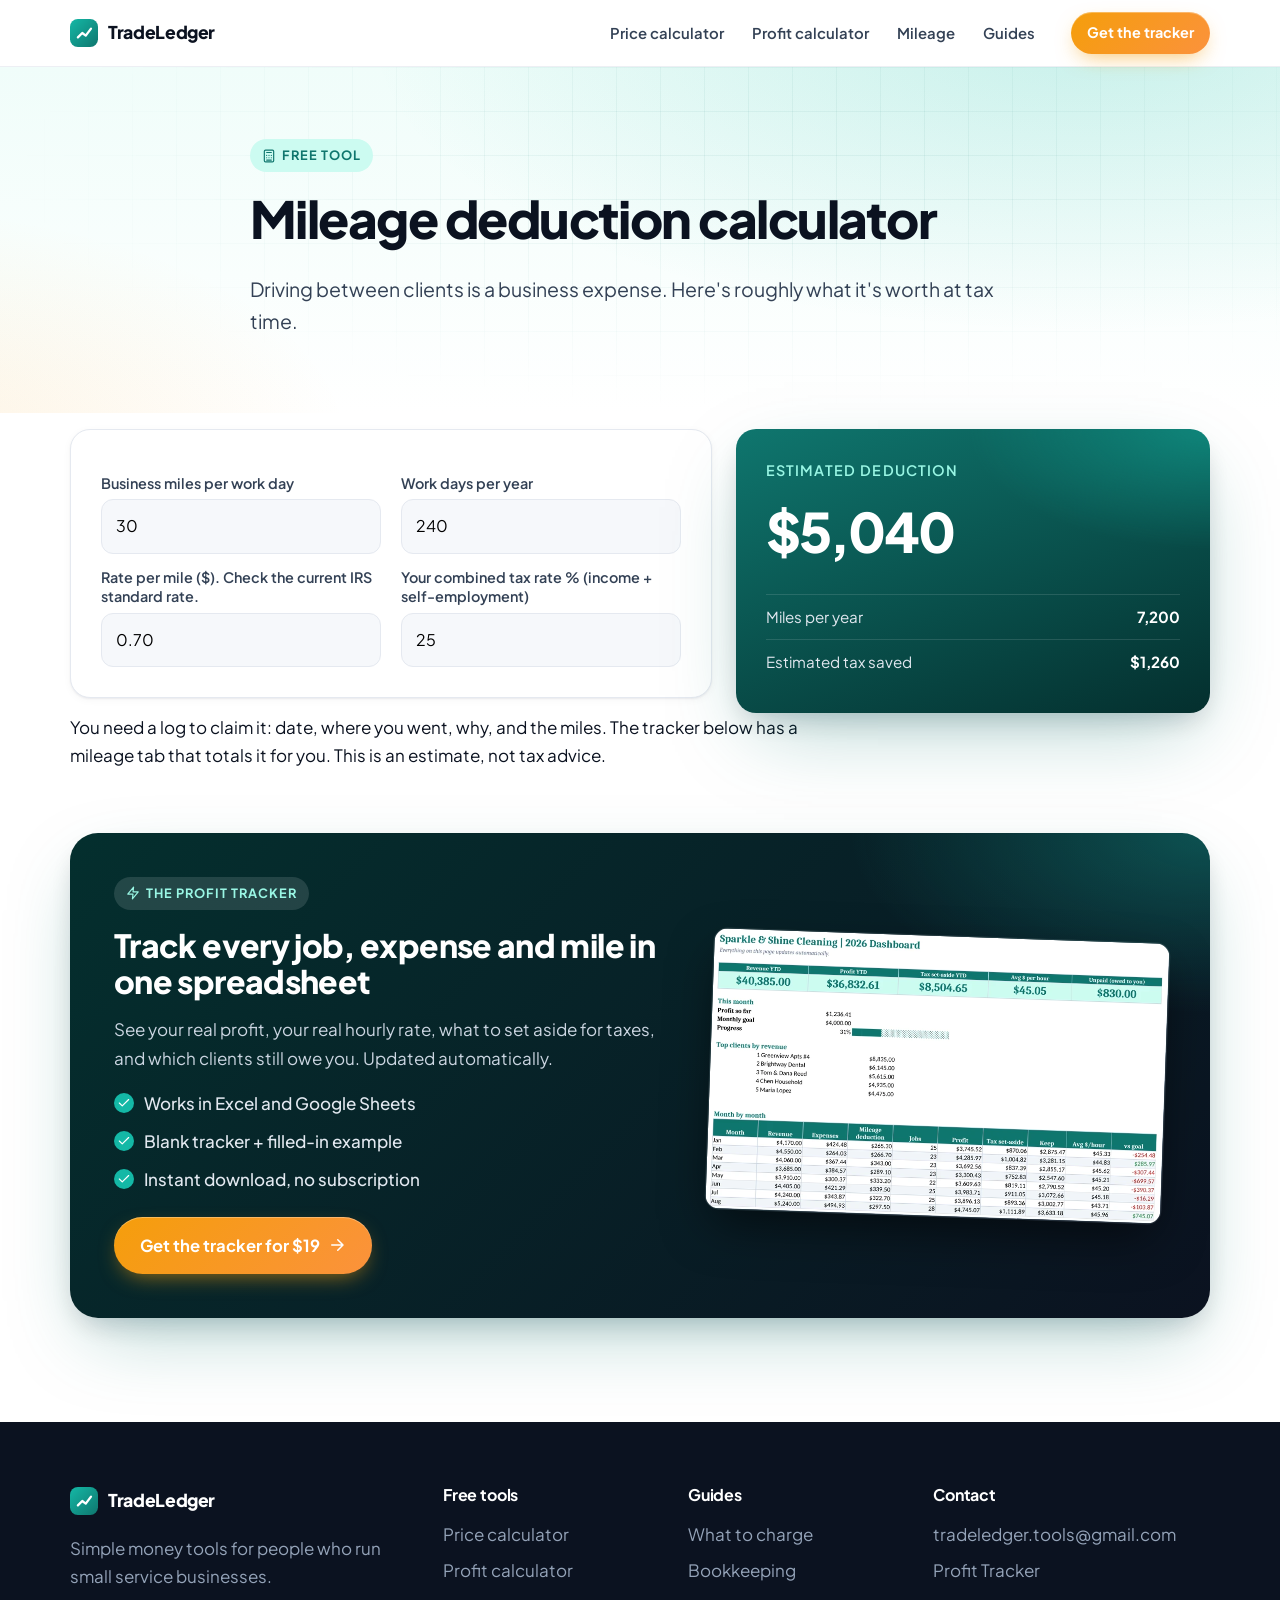
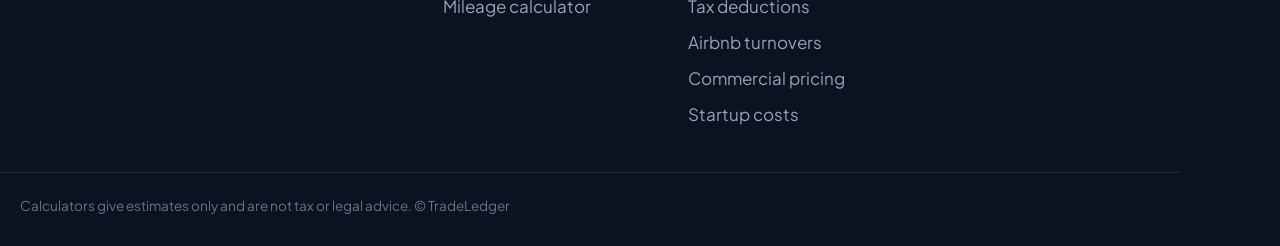
<file: tools/mileage-deduction-calculator.html>
<!doctype html>
<html lang="en"><head><meta charset="utf-8"><meta name="viewport" content="width=device-width,initial-scale=1">
<title>Mileage Deduction Calculator for Cleaners | TradeLedger</title><meta name="description" content="Estimate your business mileage deduction and how much tax it could save. Built for house cleaners and other mobile service businesses.">
<link rel="canonical" href="https://loomenz.github.io/tradeledger/tools/mileage-deduction-calculator.html">
<meta property="og:title" content="Mileage Deduction Calculator for Cleaners | TradeLedger"><meta property="og:description" content="Estimate your business mileage deduction and how much tax it could save. Built for house cleaners and other mobile service businesses.">
<meta property="og:image" content="https://loomenz.github.io/tradeledger/cover.png"><meta name="theme-color" content="#0f766e">
<link rel="preconnect" href="https://fonts.googleapis.com"><link rel="preconnect" href="https://fonts.gstatic.com" crossorigin>
<link href="https://fonts.googleapis.com/css2?family=Plus+Jakarta+Sans:wght@400;500;600;700;800&display=swap" rel="stylesheet">
<link rel="stylesheet" href="../style.css"></head><body>
<header class="nav"><div class="wrap navin"><a class="brand" href="../index.html"><svg width="28" height="28" viewBox="0 0 32 32" aria-hidden="true"><defs><linearGradient id="lg" x1="0" y1="0" x2="1" y2="1"><stop offset="0" stop-color="#14b8a6"/><stop offset="1" stop-color="#0f766e"/></linearGradient></defs><rect width="32" height="32" rx="9" fill="url(#lg)"/><path d="M9 21l5-5 4 3 6-8" fill="none" stroke="#fff" stroke-width="2.6" stroke-linecap="round" stroke-linejoin="round"/></svg><span>TradeLedger</span></a>
<nav id="menu"><a href="../tools/cleaning-price-calculator.html">Price calculator</a>
<a href="../tools/cleaning-profit-calculator.html">Profit calculator</a>
<a href="../tools/mileage-deduction-calculator.html">Mileage</a>
<a href="../guides/how-much-to-charge-for-house-cleaning.html">Guides</a></nav>
<a class="btn sm" href="https://ledgercraft002.gumroad.com/l/vpeufb">Get the tracker</a></div></header>
<main><section class="phero"><div class="glow"></div><div class="wrap narrow">
<span class="eyebrow"><svg width="14" height="14" viewBox="0 0 24 24" fill="none" stroke="currentColor" stroke-width="2" stroke-linecap="round" stroke-linejoin="round" aria-hidden="true"><rect x="4" y="2" width="16" height="20" rx="2"/><path d="M8 6h8M8 11h.01M12 11h.01M16 11h.01M8 15h.01M12 15h.01M16 15h.01M8 19h8"/></svg> Free tool</span><h1>Mileage deduction calculator</h1><p class="lead">Driving between clients is a business expense. Here's roughly what it's worth at tax time.</p></div></section><div class="wrap tool">
<div class="calc reveal"><div class="card fields">
<div class="f"><label for="mpd">Business miles per work day</label><input id="mpd" type="number" value="30"></div>
<div class="f"><label for="days">Work days per year</label><input id="days" type="number" value="240"></div>
<div class="f"><label for="rate">Rate per mile ($). Check the current IRS standard rate.</label><input id="rate" type="number" value="0.70" step="0.01"></div>
<div class="f"><label for="tr">Your combined tax rate % (income + self-employment)</label><input id="tr" type="number" value="25"></div>
</div><div class="result"><div>Estimated deduction</div><div class="big" id="ded">$0</div>
<table><tr><td>Miles per year</td><td id="b1"></td></tr><tr><td>Estimated tax saved</td><td id="b2"></td></tr></table></div>
</div>
<script>
const $=id=>+document.getElementById(id).value||0;
function calc(){const m=$('mpd')*$('days'),d=m*$('rate');document.getElementById('ded').textContent='$'+Math.round(d).toLocaleString();
document.getElementById('b1').textContent=m.toLocaleString();document.getElementById('b2').textContent='$'+Math.round(d*$('tr')/100).toLocaleString();}
document.querySelectorAll('input').forEach(i=>i.addEventListener('input',calc));calc();
</script>
<p>You need a log to claim it: date, where you went, why, and the miles. The tracker below has a mileage tab that totals it for you.
This is an estimate, not tax advice.</p>
<section class="cta reveal"><div class="ctatext"><span class="eyebrow light"><svg width="14" height="14" viewBox="0 0 24 24" fill="none" stroke="currentColor" stroke-width="2" stroke-linecap="round" stroke-linejoin="round" aria-hidden="true"><path d="M13 2L3 14h9l-1 8 10-12h-9z"/></svg> The Profit Tracker</span>
<h3>Track every job, expense and mile in one spreadsheet</h3>
<p>See your real profit, your real hourly rate, what to set aside for taxes, and which clients still owe you. Updated automatically.</p>
<ul class="checks"><li><svg width="16" height="16" viewBox="0 0 24 24" fill="none" stroke="currentColor" stroke-width="2" stroke-linecap="round" stroke-linejoin="round" aria-hidden="true"><path d="M20 6L9 17l-5-5"/></svg>Works in Excel and Google Sheets</li><li><svg width="16" height="16" viewBox="0 0 24 24" fill="none" stroke="currentColor" stroke-width="2" stroke-linecap="round" stroke-linejoin="round" aria-hidden="true"><path d="M20 6L9 17l-5-5"/></svg>Blank tracker + filled-in example</li><li><svg width="16" height="16" viewBox="0 0 24 24" fill="none" stroke="currentColor" stroke-width="2" stroke-linecap="round" stroke-linejoin="round" aria-hidden="true"><path d="M20 6L9 17l-5-5"/></svg>Instant download, no subscription</li></ul>
<a class="btn big" href="https://ledgercraft002.gumroad.com/l/vpeufb">Get the tracker for $19 <svg width="18" height="18" viewBox="0 0 24 24" fill="none" stroke="currentColor" stroke-width="2" stroke-linecap="round" stroke-linejoin="round" aria-hidden="true"><path d="M5 12h14M13 5l7 7-7 7"/></svg></a></div>
<div class="ctaimg"><img src="../img/dashboard.webp" width="901" height="554" loading="lazy" alt="Profit Tracker dashboard"></div></section></div></main>
<footer><div class="wrap foot"><div><a class="brand" href="../index.html"><svg width="28" height="28" viewBox="0 0 32 32" aria-hidden="true"><defs><linearGradient id="lg" x1="0" y1="0" x2="1" y2="1"><stop offset="0" stop-color="#14b8a6"/><stop offset="1" stop-color="#0f766e"/></linearGradient></defs><rect width="32" height="32" rx="9" fill="url(#lg)"/><path d="M9 21l5-5 4 3 6-8" fill="none" stroke="#fff" stroke-width="2.6" stroke-linecap="round" stroke-linejoin="round"/></svg><span>TradeLedger</span></a>
<p>Simple money tools for people who run small service businesses.</p></div>
<div><h4>Free tools</h4><a href="../tools/cleaning-price-calculator.html">Price calculator</a><a href="../tools/cleaning-profit-calculator.html">Profit calculator</a><a href="../tools/mileage-deduction-calculator.html">Mileage calculator</a></div>
<div><h4>Guides</h4><a href="../guides/how-much-to-charge-for-house-cleaning.html">What to charge</a><a href="../guides/cleaning-business-bookkeeping.html">Bookkeeping</a><a href="../guides/cleaning-business-tax-deductions.html">Tax deductions</a><a href="../guides/airbnb-turnover-cleaning-rates.html">Airbnb turnovers</a><a href="../guides/commercial-cleaning-price-per-square-foot.html">Commercial pricing</a><a href="../guides/cleaning-business-startup-costs.html">Startup costs</a></div>
<div><h4>Contact</h4><a href="mailto:tradeledger.tools@gmail.com">tradeledger.tools@gmail.com</a><a href="https://ledgercraft002.gumroad.com/l/vpeufb">Profit Tracker</a></div></div>
<div class="wrap fine">Calculators give estimates only and are not tax or legal advice. © TradeLedger</div></footer>
<script src="../site.js" defer></script>
</body></html>
</file>
<file: style.css>
:root{
  --brand:#0f766e;--brand-2:#14b8a6;--brand-soft:#ccfbf1;--accent:#f59e0b;--accent-2:#fb923c;
  --ink:#0b1220;--ink-2:#334155;--mute:#64748b;--line:#e5e9f0;--bg:#ffffff;--bg-2:#f6f8fb;--card:#ffffff;
  --r:20px;--r-sm:12px;
  --sh-1:0 1px 2px rgba(15,23,42,.06),0 2px 8px rgba(15,23,42,.04);
  --sh-2:0 2px 4px rgba(15,23,42,.04),0 12px 32px -8px rgba(15,23,42,.14);
  --sh-3:0 30px 80px -20px rgba(15,118,110,.35),0 12px 30px -10px rgba(15,23,42,.25);
}
*{box-sizing:border-box}html{scroll-behavior:smooth;-webkit-text-size-adjust:100%}
body{margin:0;font-family:"Plus Jakarta Sans",system-ui,-apple-system,Segoe UI,Roboto,sans-serif;color:var(--ink);background:var(--bg);line-height:1.65;font-size:17px;-webkit-font-smoothing:antialiased;overflow-x:hidden}
img{max-width:100%;height:auto;display:block}a{color:var(--brand)}
h1,h2,h3,h4{line-height:1.12;letter-spacing:-.03em;margin:0 0 .5em;font-weight:800}
h1{font-size:clamp(2.2rem,5.2vw,3.9rem)}h2{font-size:clamp(1.7rem,3.4vw,2.6rem)}h3{font-size:1.25rem;letter-spacing:-.02em}h4{font-size:1rem;letter-spacing:-.01em;font-weight:700}
p{margin:0 0 1em}.lead{font-size:clamp(1.05rem,1.6vw,1.22rem);color:var(--ink-2);max-width:40em}
.wrap{max-width:1180px;margin:0 auto;padding:0 20px}.narrow{max-width:820px}
.grad{background:linear-gradient(100deg,var(--brand) 10%,var(--brand-2) 55%,var(--accent) 100%);-webkit-background-clip:text;background-clip:text;color:transparent}

/* nav */
.nav{position:sticky;top:0;z-index:50;background:rgba(255,255,255,.72);backdrop-filter:saturate(180%) blur(14px);-webkit-backdrop-filter:saturate(180%) blur(14px);border-bottom:1px solid rgba(229,233,240,.7)}
.navin{display:flex;align-items:center;gap:24px;height:66px}
.brand{display:inline-flex;align-items:center;gap:10px;font-weight:800;letter-spacing:-.02em;color:var(--ink);text-decoration:none;font-size:1.1rem}
.nav nav{display:flex;gap:4px;margin-left:auto}
.nav nav a{color:var(--ink-2);text-decoration:none;font-weight:600;font-size:.93rem;padding:8px 12px;border-radius:999px;transition:background .2s,color .2s}
.nav nav a:hover{background:var(--bg-2);color:var(--ink)}

/* buttons */
.btn{display:inline-flex;align-items:center;justify-content:center;gap:8px;background:linear-gradient(135deg,var(--accent),var(--accent-2));color:#fff;font-weight:700;text-decoration:none;padding:12px 22px;border-radius:999px;border:0;box-shadow:0 8px 22px -8px rgba(245,158,11,.7),inset 0 1px 0 rgba(255,255,255,.3);transition:transform .2s,box-shadow .2s;white-space:nowrap}
.btn:hover{transform:translateY(-2px);box-shadow:0 14px 30px -10px rgba(245,158,11,.8),inset 0 1px 0 rgba(255,255,255,.3)}
.btn svg{transition:transform .2s}.btn:hover svg{transform:translateX(3px)}
.btn.sm{padding:9px 16px;font-size:.9rem}.btn.big{padding:15px 26px;font-size:1.04rem}.btn.full{width:100%}
.btn.ghost{background:#fff;color:var(--ink);box-shadow:var(--sh-1);border:1px solid var(--line)}.btn.ghost:hover{box-shadow:var(--sh-2)}

.eyebrow{display:inline-flex;align-items:center;gap:6px;font-size:.8rem;font-weight:700;text-transform:uppercase;letter-spacing:.08em;color:var(--brand);background:var(--brand-soft);padding:6px 12px;border-radius:999px;margin-bottom:18px}
.eyebrow.light{background:rgba(255,255,255,.12);color:#99f6e4}

/* hero */
.hero,.phero{position:relative;overflow:hidden;background:radial-gradient(1200px 500px at 85% -10%,rgba(20,184,166,.18),transparent 60%),radial-gradient(800px 400px at -10% 110%,rgba(245,158,11,.12),transparent 60%),linear-gradient(180deg,#f0fdfa 0%,#fff 100%)}
.glow{position:absolute;inset:0;background-image:linear-gradient(rgba(15,118,110,.06) 1px,transparent 1px),linear-gradient(90deg,rgba(15,118,110,.06) 1px,transparent 1px);background-size:44px 44px;mask-image:radial-gradient(ellipse at 60% 30%,#000 20%,transparent 70%);-webkit-mask-image:radial-gradient(ellipse at 60% 30%,#000 20%,transparent 70%);pointer-events:none}
.herogrid{position:relative;display:grid;grid-template-columns:1.02fr 1fr;gap:56px;align-items:center;padding:88px 20px 104px}
.herotext h1{margin-bottom:.35em}
.ctas{display:flex;gap:12px;flex-wrap:wrap;margin:30px 0 26px}
.works{display:flex;align-items:center;gap:8px;flex-wrap:wrap;color:var(--mute);font-size:.9rem;font-weight:600}
.pill{background:#fff;border:1px solid var(--line);padding:4px 12px;border-radius:999px;color:var(--ink-2);box-shadow:var(--sh-1)}
.heroimg{position:relative;perspective:1600px}
.frame{background:#fff;border-radius:16px;border:1px solid var(--line);box-shadow:var(--sh-3);overflow:hidden;transform:rotateY(-9deg) rotateX(4deg);transform-origin:left center;transition:transform .6s cubic-bezier(.2,.8,.2,1)}
.heroimg:hover .frame{transform:rotateY(-3deg) rotateX(1deg)}
.bar{display:flex;align-items:center;gap:6px;padding:10px 14px;border-bottom:1px solid var(--line);background:#f8fafc}
.bar i{width:10px;height:10px;border-radius:50%;background:#e2e8f0}.bar i:nth-child(1){background:#fda4af}.bar i:nth-child(2){background:#fcd34d}.bar i:nth-child(3){background:#86efac}
.bar span{margin-left:10px;font-size:.75rem;color:var(--mute);font-weight:600}
.chip{position:absolute;background:rgba(255,255,255,.9);backdrop-filter:blur(8px);border:1px solid var(--line);border-radius:14px;padding:12px 16px;box-shadow:var(--sh-2);display:flex;flex-direction:column;line-height:1.2;animation:float 6s ease-in-out infinite}
.chip b{font-size:1.35rem;letter-spacing:-.02em}.chip span{font-size:.78rem;color:var(--mute);font-weight:600}.chip .up{color:#16a34a}
.c1{left:-26px;bottom:-22px}.c2{right:-14px;top:-24px;animation-delay:-3s}
@keyframes float{0%,100%{transform:translateY(0)}50%{transform:translateY(-10px)}}

/* stats */
.stats{border-block:1px solid var(--line);background:#fff}
.statgrid{display:grid;grid-template-columns:repeat(4,1fr);gap:20px;padding:34px 20px}
.statgrid div{text-align:center}.statgrid b{display:block;font-size:2.3rem;font-weight:800;letter-spacing:-.04em;background:linear-gradient(135deg,var(--brand),var(--brand-2));-webkit-background-clip:text;background-clip:text;color:transparent}
.statgrid b i{font-style:normal}.statgrid div>span{color:var(--mute);font-size:.92rem;font-weight:600}

/* sections */
.sec{padding:104px 0}.sec.alt{background:var(--bg-2)}
.sechead{text-align:center;max-width:680px;margin:0 auto 54px}.sechead p{color:var(--ink-2);font-size:1.1rem}
.grid3{display:grid;grid-template-columns:repeat(3,1fr);gap:22px}
.card{background:var(--card);border:1px solid var(--line);border-radius:var(--r);padding:28px;box-shadow:var(--sh-1)}
.card.tool{text-decoration:none;color:inherit;display:flex;flex-direction:column;transition:transform .25s,box-shadow .25s,border-color .25s}
.card.tool:hover{transform:translateY(-6px);box-shadow:var(--sh-2);border-color:rgba(20,184,166,.45)}
.card.tool p{color:var(--ink-2);flex:1}.more{display:inline-flex;align-items:center;gap:6px;color:var(--brand);font-weight:700}
.card.tool:hover .more svg{transform:translateX(4px)}.more svg{transition:transform .2s}
.ico{display:inline-grid;place-items:center;width:48px;height:48px;border-radius:14px;background:linear-gradient(135deg,var(--brand-soft),#e0f2fe);color:var(--brand);margin-bottom:18px}
.ico.sm{width:42px;height:42px;border-radius:12px;margin:0;flex:none}
.featgrid{display:grid;grid-template-columns:repeat(4,1fr);gap:18px}
.feat{display:flex;gap:14px;align-items:flex-start;background:#fff;border:1px solid var(--line);border-radius:16px;padding:20px;transition:transform .25s,box-shadow .25s}
.feat:hover{transform:translateY(-4px);box-shadow:var(--sh-2)}.feat h4{margin-bottom:.25em}.feat p{color:var(--mute);font-size:.92rem;margin:0;line-height:1.5}

/* pricing */
.pricing{display:grid;grid-template-columns:1fr 440px;gap:60px;align-items:center}
.price{position:relative;background:#fff;border-radius:24px;padding:32px;border:1px solid var(--line);box-shadow:var(--sh-3)}
.price:before{content:"";position:absolute;inset:-1px;border-radius:24px;padding:1.5px;background:linear-gradient(135deg,var(--brand-2),transparent 40%,var(--accent));-webkit-mask:linear-gradient(#000 0 0) content-box,linear-gradient(#000 0 0);-webkit-mask-composite:xor;mask-composite:exclude;pointer-events:none}
.ptop span{font-weight:700;color:var(--ink-2)}.amt{font-size:3.4rem;font-weight:800;letter-spacing:-.04em;margin:4px 0 14px}.amt small{font-size:.95rem;color:var(--mute);font-weight:600;letter-spacing:0;margin-left:8px}
.checks{list-style:none;padding:0;margin:0 0 24px;display:grid;gap:10px}.checks li{display:flex;gap:10px;align-items:center;font-weight:500}
.checks svg{flex:none;color:#fff;background:var(--brand-2);border-radius:50%;padding:3px;width:20px;height:20px}
.fine{display:flex;align-items:center;justify-content:center;gap:6px;color:var(--mute);font-size:.85rem;margin:14px 0 0}

/* guides & faq */
.guides{display:grid;gap:12px}
.glink{display:flex;justify-content:space-between;align-items:center;gap:16px;background:#fff;border:1px solid var(--line);border-radius:16px;padding:20px 24px;text-decoration:none;color:var(--ink);font-weight:700;transition:transform .2s,box-shadow .2s,border-color .2s}
.glink:hover{transform:translateX(4px);box-shadow:var(--sh-2);border-color:rgba(20,184,166,.45)}.glink svg{color:var(--brand);flex:none}
.faq{display:grid;gap:12px;margin-bottom:64px}
details{background:#fff;border:1px solid var(--line);border-radius:16px;padding:0 24px;transition:box-shadow .2s}
details[open]{box-shadow:var(--sh-2)}
summary{cursor:pointer;list-style:none;padding:20px 0;font-weight:700;display:flex;justify-content:space-between;gap:16px}
summary::-webkit-details-marker{display:none}
summary:after{content:"+";font-size:1.4rem;line-height:1;color:var(--brand);transition:transform .25s}
details[open] summary:after{transform:rotate(45deg)}details p{color:var(--ink-2);margin:0 0 20px}

/* CTA band */
.cta{position:relative;overflow:hidden;display:grid;grid-template-columns:1.1fr .9fr;gap:36px;align-items:center;background:radial-gradient(600px 300px at 100% 0%,rgba(20,184,166,.35),transparent 60%),linear-gradient(135deg,#042f2e,#0b1220);color:#e2e8f0;border-radius:28px;padding:44px;margin:64px 0;box-shadow:var(--sh-3)}
.cta h3{font-size:clamp(1.5rem,2.6vw,2rem);color:#fff}.cta p{color:#cbd5e1}.cta .checks li{color:#e2e8f0}
.ctaimg img{border-radius:14px;box-shadow:0 20px 50px -10px rgba(0,0,0,.6);transform:rotate(2deg);border:1px solid rgba(255,255,255,.1)}

/* inner pages */
.phero .wrap{position:relative;padding:72px 20px 56px}.phero h1{font-size:clamp(2rem,4.4vw,3.2rem)}
.article{padding-top:16px;padding-bottom:24px;font-size:1.06rem}
.article h2{font-size:clamp(1.4rem,2.6vw,1.8rem);margin-top:2em}.article li{margin-bottom:.4em}.article ul,.article ol{padding-left:1.3em}
.tool{padding-top:8px}
.tool>h2,.tool>p{max-width:760px}.tool>h2{font-size:clamp(1.4rem,2.6vw,1.8rem);margin-top:2.2em}
table.data{width:100%;border-collapse:separate;border-spacing:0;background:#fff;border:1px solid var(--line);border-radius:16px;overflow:hidden;font-size:.95rem;margin:16px 0 24px;box-shadow:var(--sh-1)}
table.data th,table.data td{padding:14px 16px;text-align:left;border-bottom:1px solid var(--line)}table.data tr:last-child td{border-bottom:0}
table.data th{background:var(--bg-2);font-weight:700;color:var(--ink)}

/* calculators */
.calc{display:grid;grid-template-columns:1.15fr .85fr;gap:24px;align-items:start;margin-top:8px}
.fields{display:grid;grid-template-columns:1fr 1fr;column-gap:20px;padding:30px}
.f{display:flex;flex-direction:column;justify-content:flex-end}
.fields label{display:block;font-weight:600;font-size:.9rem;color:var(--ink-2);margin:14px 0 6px;line-height:1.35}
.fields input,.fields select{width:100%;padding:13px 14px;border:1.5px solid var(--line);border-radius:var(--r-sm);font:inherit;font-size:1rem;background:var(--bg-2);transition:border-color .2s,box-shadow .2s,background .2s}
.fields input:focus{outline:0;border-color:var(--brand-2);background:#fff;box-shadow:0 0 0 4px rgba(20,184,166,.18)}
.result{position:sticky;top:90px;border-radius:var(--r);padding:30px;color:#e2e8f0;background:radial-gradient(400px 200px at 100% 0%,rgba(20,184,166,.45),transparent 60%),linear-gradient(160deg,#0f766e,#042f2e);box-shadow:var(--sh-3)}
.result>div:first-child{font-weight:600;color:#99f6e4;font-size:.9rem;text-transform:uppercase;letter-spacing:.08em}
.result .big{font-size:clamp(2.6rem,5vw,3.4rem);font-weight:800;letter-spacing:-.04em;color:#fff;margin:4px 0 18px;transition:transform .2s}
.result .big.bump{transform:scale(1.05)}
.result table{width:100%;border-collapse:collapse;font-size:.95rem}.result td{padding:9px 0;border-top:1px solid rgba(255,255,255,.12)}
.result td:last-child{text-align:right;font-weight:700;color:#fff}

/* footer */
footer{background:#0b1220;color:#94a3b8;padding:64px 0 28px;margin-top:0}
.foot{display:grid;grid-template-columns:1.6fr 1fr 1fr 1.3fr;gap:32px}
footer .brand{color:#fff}footer p{margin-top:12px;max-width:26em}
footer h4{color:#fff;margin-bottom:12px}footer .foot a:not(.brand){display:block;color:#94a3b8;text-decoration:none;padding:4px 0;transition:color .2s}footer .foot a:hover{color:#fff}
footer .fine{justify-content:flex-start;border-top:1px solid #1e293b;margin-top:40px;padding-top:22px}
main>.wrap:last-child{padding-bottom:40px}

/* motion */
.reveal{opacity:0;transform:translateY(22px);transition:opacity .7s cubic-bezier(.2,.8,.2,1),transform .7s cubic-bezier(.2,.8,.2,1)}
.reveal.in{opacity:1;transform:none}
.no-js .reveal{opacity:1;transform:none}
@media (prefers-reduced-motion:reduce){*,*:before,*:after{animation:none!important;transition:none!important;scroll-behavior:auto!important}.reveal{opacity:1;transform:none}.frame{transform:none}}

/* responsive */
@media (max-width:1000px){.featgrid{grid-template-columns:repeat(2,1fr)}.pricing{grid-template-columns:1fr}.foot{grid-template-columns:1fr 1fr}}
@media (max-width:880px){
  .herogrid{grid-template-columns:1fr;padding:56px 20px 80px;gap:48px}.frame{transform:none}
  .grid3{grid-template-columns:1fr}.calc{grid-template-columns:1fr}.result{position:static}
  .cta{grid-template-columns:1fr;padding:32px}.nav nav{display:none}.navin{justify-content:space-between}
  .statgrid{grid-template-columns:repeat(2,1fr)}.sec{padding:72px 0}
}
@media (max-width:560px){
  body{font-size:16px}.fields{grid-template-columns:1fr;padding:22px}
  .featgrid{grid-template-columns:1fr}.foot{grid-template-columns:1fr}.ctas .btn{width:100%}
  .c1{left:-6px;bottom:-26px}.c2{right:-6px;top:-28px}.chip{padding:9px 12px}.chip b{font-size:1.1rem}
  .cta{padding:26px 22px}.price{padding:24px}.brand span{font-size:1rem}
}
</file>
